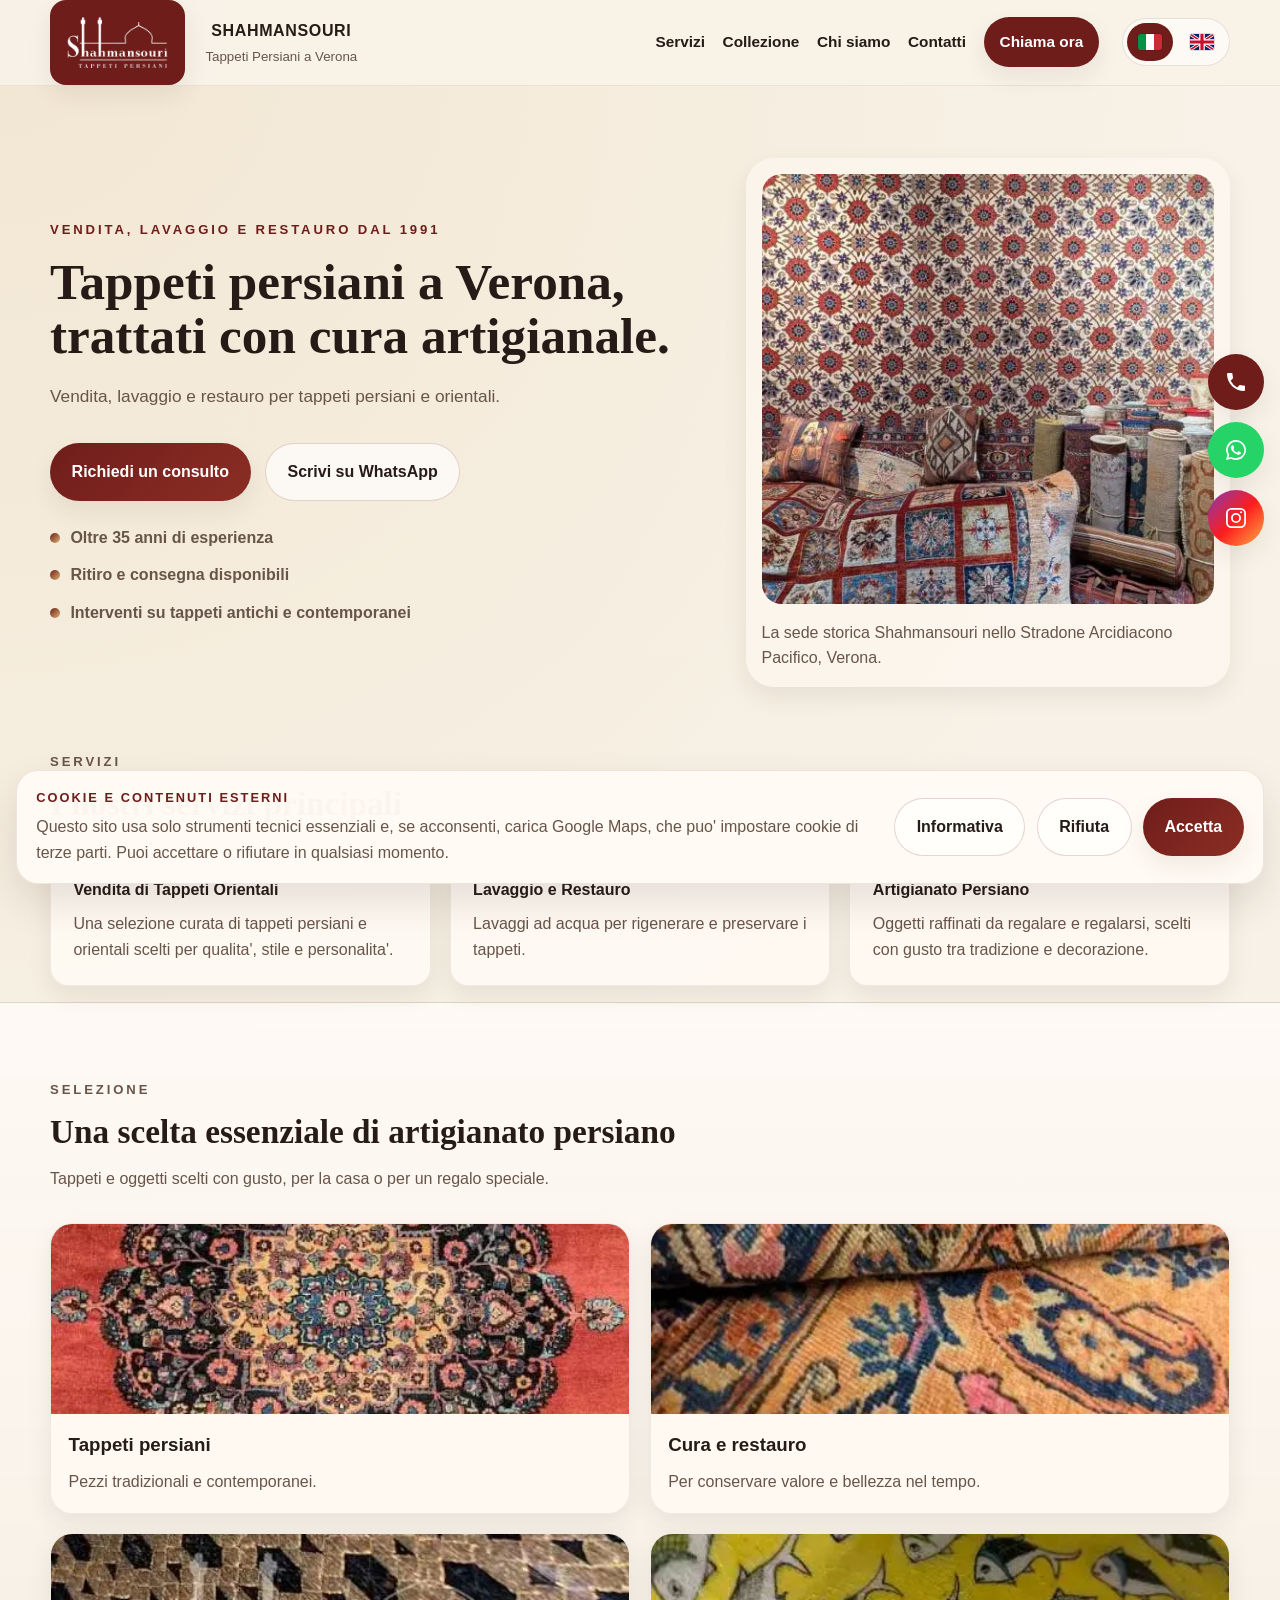
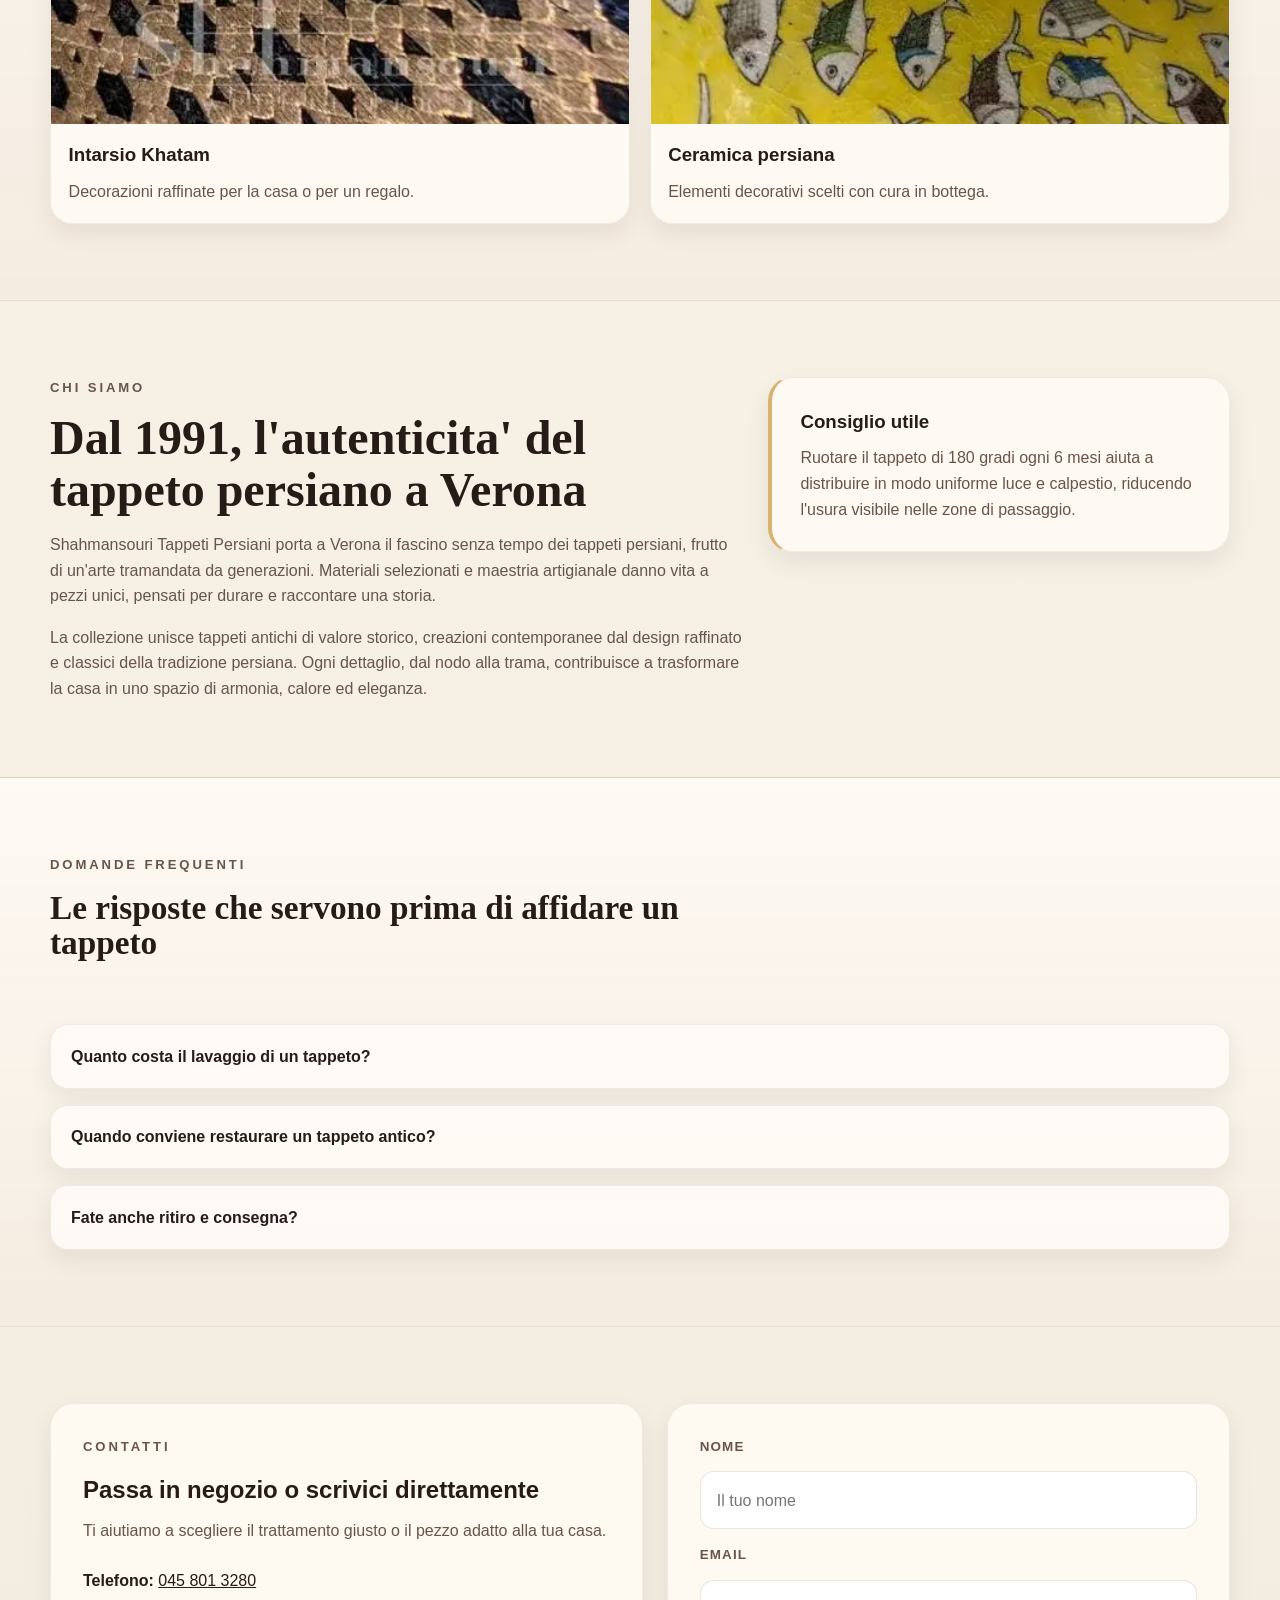
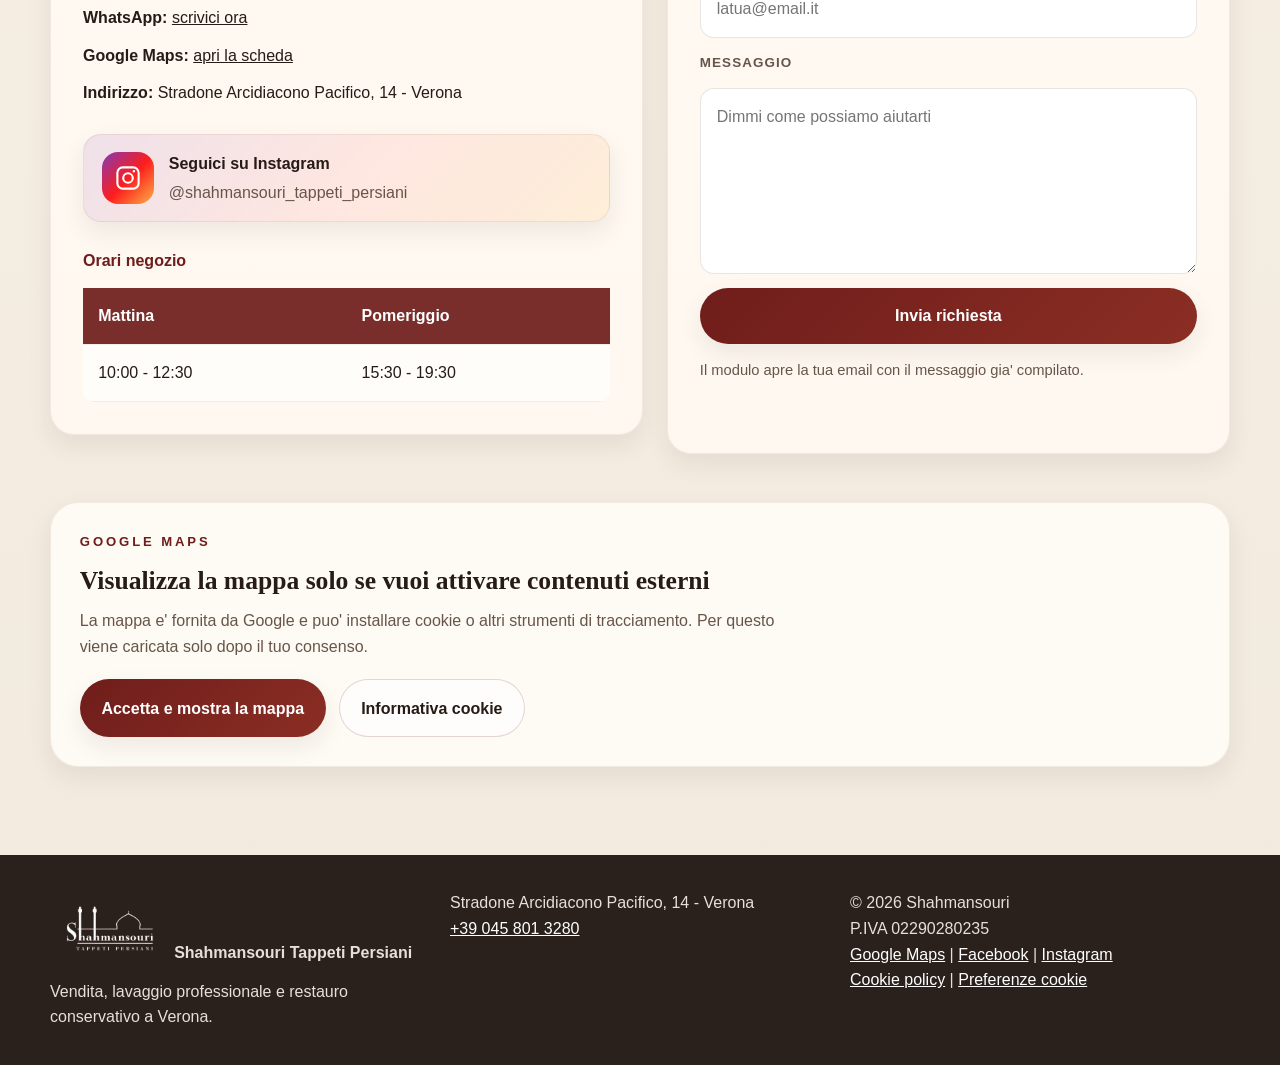
<file: index.html>
<!DOCTYPE html>
<html lang="it">
<head>
    <meta charset="UTF-8">
    <meta name="viewport" content="width=device-width, initial-scale=1.0">
    <title>Tappeti Persiani Verona | Vendita, Lavaggio e Restauro | Shahmansouri</title>
    <meta name="description" content="Shahmansouri a Verona: vendita di tappeti persiani, lavaggio professionale, restauro conservativo e complementi di artigianato orientale.">
    <meta name="theme-color" content="#6f1d1b">
    <meta http-equiv="Content-Security-Policy" content="default-src 'self'; script-src 'self' 'sha256-X7M4j4RfcPosdsd8VoTT4KIIyjsyhcDF1NCoS5s9+d0='; style-src 'self'; img-src 'self' data: https:; font-src 'self' data:; connect-src 'self'; frame-src https://www.google.com; object-src 'none'; base-uri 'self'; form-action 'self' mailto:; upgrade-insecure-requests">
    <meta property="og:title" content="Shahmansouri | Tappeti Persiani a Verona">
    <meta property="og:description" content="Dal 1991 a Verona: vendita, lavaggio professionale e restauro conservativo di tappeti persiani e orientali.">
    <meta property="og:image" content="tappeti-verona-restauro-mobile.webp">
    <meta property="og:url" content="https://persianhandicrafts.it">
    <meta property="og:type" content="website">
    <link rel="canonical" href="https://persianhandicrafts.it/">
    <link rel="alternate" hreflang="it" href="https://persianhandicrafts.it/">
    <link rel="alternate" hreflang="en" href="https://persianhandicrafts.it/english.html">
    <link rel="alternate" hreflang="x-default" href="https://persianhandicrafts.it/">
    <link rel="preload" href="style.css" as="style">
    <link rel="stylesheet" href="style.css">
    <link rel="preload" as="image" href="tappeti-verona-restauro-mobile.webp" fetchpriority="high">
    <script src="script.js" defer></script>
    <script type="application/ld+json">
        {
            "@context": "https://schema.org",
            "@type": "LocalBusiness",
            "name": "Shahmansouri Tappeti Persiani",
            "image": "https://persianhandicrafts.it/tappeti-verona-restauro-mobile.webp",
            "url": "https://persianhandicrafts.it",
            "telephone": "+390458013280",
            "address": {
                "@type": "PostalAddress",
                "streetAddress": "Stradone Arcidiacono Pacifico, 14",
                "addressLocality": "Verona",
                "addressCountry": "IT"
            },
            "description": "Vendita, lavaggio professionale e restauro conservativo di tappeti persiani e orientali a Verona.",
            "priceRange": "$$",
            "sameAs": [
                "https://share.google/4doBDBI2lrwiTFXmu",
                "https://www.facebook.com/profile.php?id=100047379565616",
                "https://www.instagram.com/shahmansouri_tappeti_persiani/"
            ]
        }
    </script>
</head>
<body>
    <header class="site-header">
        <div class="container header-bar">
            <a class="brand" href="#top" aria-label="Shahmansouri Home">
                <span class="brand-logo-badge">
                    <img
                        class="brand-logo"
                        src="logo-shahmansouri-tappeti-verona.webp"
                        alt="Logo Shahmansouri Tappeti Persiani"
                        width="280"
                        height="160"
                    >
                </span>
                <span class="brand-copy">
                    <strong>Shahmansouri</strong>
                    <small>Tappeti Persiani a Verona</small>
                </span>
            </a>

            <button class="nav-toggle" type="button" aria-expanded="false" aria-controls="site-nav">
                Menu
            </button>

            <nav id="site-nav" class="site-nav" aria-label="Navigazione principale">
                <a href="#servizi">Servizi</a>
                <a href="#collezione">Collezione</a>
                <a href="#storia">Chi siamo</a>
                <a href="#contatti">Contatti</a>
                <a class="nav-phone" href="tel:+390458013280">Chiama ora</a>
                <nav class="language-switch" aria-label="Lingua">
                    <a class="language-link is-active" href="index.html" lang="it" hreflang="it" aria-label="Versione italiana" title="Italiano">
                        <span class="flag flag-it" aria-hidden="true"></span>
                    </a>
                    <a class="language-link" href="english.html" lang="en" hreflang="en" aria-label="English version" title="English">
                        <svg class="flag flag-gb" viewBox="0 0 60 40" aria-hidden="true">
                            <rect width="60" height="40" fill="#012169"/>
                            <path d="M0 0L60 40M60 0L0 40" stroke="#fff" stroke-width="8"/>
                            <path d="M0 0L60 40M60 0L0 40" stroke="#C8102E" stroke-width="4"/>
                            <path d="M30 0V40M0 20H60" stroke="#fff" stroke-width="14"/>
                            <path d="M30 0V40M0 20H60" stroke="#C8102E" stroke-width="8"/>
                        </svg>
                    </a>
                </nav>
            </nav>
        </div>
    </header>

    <main id="top">
        <section class="hero">
            <div class="container hero-grid">
                <div class="hero-copy">
                    <p class="eyebrow">Vendita, lavaggio e restauro dal 1991</p>
                    <h1>Tappeti persiani a Verona, trattati con cura artigianale.</h1>
                    <p class="hero-text">
                        Vendita, lavaggio e restauro per tappeti persiani e orientali.
                    </p>

                    <div class="hero-actions">
                        <a class="button button-primary" href="tel:+390458013280">Richiedi un consulto</a>
                        <a class="button button-secondary" href="https://wa.me/393392668950" target="_blank" rel="noopener">Scrivi su WhatsApp</a>
                    </div>

                    <ul class="hero-highlights" aria-label="Punti chiave">
                        <li>Oltre 35 anni di esperienza</li>
                        <li>Ritiro e consegna disponibili</li>
                        <li>Interventi su tappeti antichi e contemporanei</li>
                    </ul>
                </div>

                <figure class="hero-visual">
                    <picture>
                        <img
                            src="tappeti-verona-restauro-mobile.webp"
                            alt="Interno del negozio Shahmansouri a Verona con tappeti persiani esposti"
                            fetchpriority="high"
                            loading="eager"
                            width="1200"
                            height="900"
                        >
                    </picture>
                    <figcaption>La sede storica Shahmansouri nello Stradone Arcidiacono Pacifico, Verona.</figcaption>
                </figure>
            </div>
        </section>

        <section id="servizi" class="trust-strip">
            <div class="container">
                <div class="section-heading reveal">
                    <p class="eyebrow">Servizi</p>
                    <h2>I nostri servizi principali</h2>
                </div>

                <div class="trust-grid">
                <div class="trust-card reveal">
                    <strong>Vendita di Tappeti Orientali</strong>
                    <p>Una selezione curata di tappeti persiani e orientali scelti per qualita', stile e personalita'.</p>
                </div>
                <div class="trust-card reveal">
                    <strong>Lavaggio e Restauro</strong>
                    <p>Lavaggi ad acqua per rigenerare e preservare i tappeti.</p>
                </div>
                <div class="trust-card reveal">
                    <strong>Artigianato Persiano</strong>
                    <p>Oggetti raffinati da regalare e regalarsi, scelti con gusto tra tradizione e decorazione.</p>
                </div>
                </div>
            </div>
        </section>

        <section id="collezione" class="section-shell section-contrast">
            <div class="container">
                <div class="section-heading reveal">
                    <p class="eyebrow">Selezione</p>
                    <h2>Una scelta essenziale di artigianato persiano</h2>
                    <p>
                        Tappeti e oggetti scelti con gusto, per la casa o per un regalo speciale.
                    </p>
                </div>

                <div class="collection-grid">
                    <article class="collection-card reveal">
                        <img src="tappeti-persiani-verona-mobile.webp" alt="Tappeti persiani annodati a mano" width="600" height="600" loading="lazy">
                        <div class="card-copy">
                            <h3>Tappeti persiani</h3>
                            <p>Pezzi tradizionali e contemporanei.</p>
                        </div>
                    </article>

                    <article class="collection-card reveal">
                        <img src="lavaggio-restauro-tappeti-verona-mobile.webp" alt="Dettaglio di tappeto durante lavorazione di lavaggio e restauro" width="600" height="600" loading="lazy">
                        <div class="card-copy">
                            <h3>Cura e restauro</h3>
                            <p>Per conservare valore e bellezza nel tempo.</p>
                        </div>
                    </article>

                    <article class="collection-card reveal">
                        <img src="intarsio-persiano-khatam-mobile.webp" alt="Oggetto in intarsio persiano Khatam" width="600" height="600" loading="lazy">
                        <div class="card-copy">
                            <h3>Intarsio Khatam</h3>
                            <p>Decorazioni raffinate per la casa o per un regalo.</p>
                        </div>
                    </article>

                    <article class="collection-card reveal">
                        <img src="Ceramica-Persiana-Verona-mobile.webp" alt="Ceramica persiana artigianale" width="600" height="600" loading="lazy">
                        <div class="card-copy">
                            <h3>Ceramica persiana</h3>
                            <p>Elementi decorativi scelti con cura in bottega.</p>
                        </div>
                    </article>
                </div>
            </div>
        </section>

        <section id="storia" class="section-shell">
            <div class="container story-grid">
                <div class="story-copy reveal">
                    <p class="eyebrow">Chi siamo</p>
                    <h2>Dal 1991, l'autenticita' del tappeto persiano a Verona</h2>
                    <p>
                        Shahmansouri Tappeti Persiani porta a Verona il fascino senza tempo dei tappeti persiani,
                        frutto di un'arte tramandata da generazioni. Materiali selezionati e maestria artigianale
                        danno vita a pezzi unici, pensati per durare e raccontare una storia.
                    </p>
                    <p>
                        La collezione unisce tappeti antichi di valore storico, creazioni contemporanee dal design
                        raffinato e classici della tradizione persiana. Ogni dettaglio, dal nodo alla trama,
                        contribuisce a trasformare la casa in uno spazio di armonia, calore ed eleganza.
                    </p>
                </div>

                <aside class="tip-card reveal">
                    <h3>Consiglio utile</h3>
                    <p>
                        Ruotare il tappeto di 180 gradi ogni 6 mesi aiuta a distribuire in modo uniforme
                        luce e calpestio, riducendo l'usura visibile nelle zone di passaggio.
                    </p>
                </aside>
            </div>
        </section>

        <section class="section-shell section-contrast">
            <div class="container faq-grid">
                <div class="section-heading reveal">
                    <p class="eyebrow">Domande frequenti</p>
                    <h2>Le risposte che servono prima di affidare un tappeto</h2>
                </div>

                <details class="faq-item reveal">
                    <summary>Quanto costa il lavaggio di un tappeto?</summary>
                    <p>Il costo dipende da dimensioni, materiali, stato di sporco e tipologia di lavorazione richiesta. In negozio possiamo indicare il trattamento piu' corretto e un preventivo.</p>
                </details>
                <details class="faq-item reveal">
                    <summary>Quando conviene restaurare un tappeto antico?</summary>
                    <p>Conviene intervenire quando ci sono bordi che cedono, frange consumate, piccoli buchi o aree fragili. Un intervento tempestivo evita danni piu' estesi.</p>
                </details>
                <details class="faq-item reveal">
                    <summary>Fate anche ritiro e consegna?</summary>
                    <p>Si', per Verona e aree limitrofe possiamo valutare ritiro e riconsegna, soprattutto per tappeti di grandi dimensioni o delicati.</p>
                </details>
            </div>
        </section>

        <section id="contatti" class="section-shell contact-shell">
            <div class="container contact-grid">
                <div class="contact-panel reveal">
                    <p class="eyebrow">Contatti</p>
                    <h2>Passa in negozio o scrivici direttamente</h2>
                    <p>
                        Ti aiutiamo a scegliere il trattamento giusto o il pezzo adatto alla tua casa.
                    </p>

                    <ul class="contact-list">
                        <li><strong>Telefono:</strong> <a href="tel:+390458013280">045 801 3280</a></li>
                        <li><strong>WhatsApp:</strong> <a href="https://wa.me/393392668950" target="_blank" rel="noopener">scrivici ora</a></li>
                        <li><strong>Google Maps:</strong> <a href="https://share.google/4doBDBI2lrwiTFXmu" target="_blank" rel="noopener">apri la scheda</a></li>
                        <li><strong>Indirizzo:</strong> Stradone Arcidiacono Pacifico, 14 - Verona</li>
                    </ul>

                    <a class="social-follow-card instagram-card" href="https://www.instagram.com/shahmansouri_tappeti_persiani/" target="_blank" rel="noopener" aria-label="Segui Shahmansouri su Instagram">
                        <span class="social-icon" aria-hidden="true">
                            <svg viewBox="0 0 24 24">
                                <path d="M7.5 2h9A5.5 5.5 0 0 1 22 7.5v9a5.5 5.5 0 0 1-5.5 5.5h-9A5.5 5.5 0 0 1 2 16.5v-9A5.5 5.5 0 0 1 7.5 2Zm0 1.8A3.7 3.7 0 0 0 3.8 7.5v9a3.7 3.7 0 0 0 3.7 3.7h9a3.7 3.7 0 0 0 3.7-3.7v-9a3.7 3.7 0 0 0-3.7-3.7Zm9.55 1.35a1.1 1.1 0 1 1 0 2.2 1.1 1.1 0 0 1 0-2.2ZM12 7a5 5 0 1 1 0 10 5 5 0 0 1 0-10Zm0 1.8A3.2 3.2 0 1 0 12 15.2 3.2 3.2 0 0 0 12 8.8Z" fill="currentColor"/>
                            </svg>
                        </span>
                        <span class="social-copy">
                            <strong>Seguici su Instagram</strong>
                            <span>@shahmansouri_tappeti_persiani</span>
                        </span>
                    </a>

                    <table class="hours-table">
                        <caption>Orari negozio</caption>
                        <tr>
                            <th>Mattina</th>
                            <th>Pomeriggio</th>
                        </tr>
                        <tr>
                            <td><time datetime="10:00">10:00</time> - <time datetime="12:30">12:30</time></td>
                            <td><time datetime="15:30">15:30</time> - <time datetime="19:30">19:30</time></td>
                        </tr>
                    </table>
                </div>

                <div class="contact-form-card reveal">
                    <form id="contact-form">
                        <label for="nome">Nome</label>
                        <input type="text" id="nome" name="nome" placeholder="Il tuo nome" autocomplete="name" required>

                        <label for="email">Email</label>
                        <input type="email" id="email" name="email" placeholder="latua@email.it" autocomplete="email" required>

                        <label for="messaggio">Messaggio</label>
                        <textarea id="messaggio" name="messaggio" rows="6" placeholder="Dimmi come possiamo aiutarti" autocomplete="off" required></textarea>

                        <button type="submit" class="button button-primary button-full">Invia richiesta</button>
                        <p class="form-note">Il modulo apre la tua email con il messaggio gia' compilato.</p>
                        <p id="form-feedback" class="form-feedback" aria-live="polite"></p>
                    </form>
                </div>
            </div>
        </section>

        <section class="map-shell">
            <div class="container reveal">
                <div class="map-consent-box">
                    <div class="map-consent-placeholder" data-map-placeholder>
                        <p class="eyebrow">Google Maps</p>
                        <h2>Visualizza la mappa solo se vuoi attivare contenuti esterni</h2>
                        <p>
                            La mappa e' fornita da Google e puo' installare cookie o altri strumenti di tracciamento.
                            Per questo viene caricata solo dopo il tuo consenso.
                        </p>
                        <div class="map-consent-actions">
                            <button type="button" class="button button-primary" data-accept-cookies>
                                Accetta e mostra la mappa
                            </button>
                            <a class="button button-secondary" href="cookie-policy.html">
                                Informativa cookie
                            </a>
                        </div>
                    </div>
                    <iframe
                        class="lazy-map"
                        title="Mappa Shahmansouri Tappeti Persiani Verona"
                        data-src="https://www.google.com/maps/embed?pb=%211m18%211m12%211m3%211d2799.150003643337%212d10.993705876774602%213d45.44663327107368%212m3%211f0%212f0%213f0%213m2%211i1024%212i768%214f13.1%213m3%211m2%211s0x477f5f4c13176e4d%3A0xae1553cb17413e20%212sShahmansouri%20tappeti%20persiani%215e0%213m2%211sit%212sit%214v1774476660778%215m2%211sit%212sit"
                        height="360"
                        loading="lazy"
                        referrerpolicy="no-referrer-when-downgrade"
                        allowfullscreen
                        hidden>
                    </iframe>
                </div>
            </div>
        </section>
    </main>

    <aside class="floating-actions" aria-label="Contatti rapidi">
        <a href="tel:+390458013280" class="floating-action floating-phone" aria-label="Chiama Shahmansouri" title="Chiama">
            <svg viewBox="0 0 24 24" aria-hidden="true">
                <path d="M6.62 10.79a15.06 15.06 0 0 0 6.59 6.59l2.2-2.2a1 1 0 0 1 1.02-.24 11.4 11.4 0 0 0 3.57.57 1 1 0 0 1 1 1V20a1 1 0 0 1-1 1A17 17 0 0 1 3 4a1 1 0 0 1 1-1h3.49a1 1 0 0 1 1 1 11.4 11.4 0 0 0 .57 3.57 1 1 0 0 1-.24 1.02Z" fill="currentColor"/>
            </svg>
            <span class="sr-only">Chiama</span>
        </a>

        <a href="https://wa.me/393392668950" class="floating-action floating-whatsapp" target="_blank" rel="noopener" aria-label="Scrivi su WhatsApp" title="WhatsApp">
            <svg viewBox="0 0 24 24" aria-hidden="true">
                <path d="M19.05 4.94A9.84 9.84 0 0 0 12.02 2a9.94 9.94 0 0 0-8.6 14.94L2 22l5.22-1.36A9.93 9.93 0 0 0 12.02 22h.01a9.99 9.99 0 0 0 7.02-17.06Zm-7.03 15.37h-.01a8.22 8.22 0 0 1-4.18-1.14l-.3-.18-3.1.81.83-3.02-.2-.31a8.29 8.29 0 1 1 6.96 3.84Zm4.54-6.2c-.25-.13-1.48-.73-1.72-.81-.23-.08-.4-.13-.57.12-.17.25-.65.81-.8.98-.15.17-.3.19-.56.06-.25-.13-1.07-.39-2.04-1.24-.75-.67-1.26-1.49-1.41-1.74-.15-.25-.02-.39.11-.52.12-.12.25-.3.38-.45.13-.15.17-.25.25-.42.08-.17.04-.31-.02-.44-.06-.13-.57-1.37-.78-1.88-.21-.5-.42-.43-.57-.44h-.49c-.17 0-.44.06-.67.31-.23.25-.88.86-.88 2.1 0 1.24.9 2.44 1.02 2.61.13.17 1.76 2.69 4.27 3.77.6.26 1.06.41 1.43.52.6.19 1.14.16 1.57.1.48-.07 1.48-.6 1.69-1.17.21-.58.21-1.07.15-1.17-.06-.1-.23-.15-.48-.27Z" fill="currentColor"/>
            </svg>
            <span class="sr-only">WhatsApp</span>
        </a>

        <a href="https://www.instagram.com/shahmansouri_tappeti_persiani/" class="floating-action floating-instagram" target="_blank" rel="noopener" aria-label="Seguici su Instagram" title="Instagram">
            <svg viewBox="0 0 24 24" aria-hidden="true">
                <path d="M7.5 2h9A5.5 5.5 0 0 1 22 7.5v9a5.5 5.5 0 0 1-5.5 5.5h-9A5.5 5.5 0 0 1 2 16.5v-9A5.5 5.5 0 0 1 7.5 2Zm0 1.8A3.7 3.7 0 0 0 3.8 7.5v9a3.7 3.7 0 0 0 3.7 3.7h9a3.7 3.7 0 0 0 3.7-3.7v-9a3.7 3.7 0 0 0-3.7-3.7Zm9.55 1.35a1.1 1.1 0 1 1 0 2.2 1.1 1.1 0 0 1 0-2.2ZM12 7a5 5 0 1 1 0 10 5 5 0 0 1 0-10Zm0 1.8A3.2 3.2 0 1 0 12 15.2 3.2 3.2 0 0 0 12 8.8Z" fill="currentColor"/>
            </svg>
            <span class="sr-only">Instagram</span>
        </a>
    </aside>

    <footer class="site-footer">
        <div class="container footer-grid">
            <div>
                <span class="footer-logo-badge">
                    <img
                        class="footer-logo"
                        src="logo-shahmansouri-tappeti-verona.webp"
                        alt="Logo Shahmansouri Tappeti Persiani"
                        width="280"
                        height="160"
                        loading="lazy"
                    >
                </span>
                <strong>Shahmansouri Tappeti Persiani</strong>
                <p>Vendita, lavaggio professionale e restauro conservativo a Verona.</p>
            </div>
            <div>
                <p>Stradone Arcidiacono Pacifico, 14 - Verona</p>
                <p><a href="tel:+390458013280">+39 045 801 3280</a></p>
            </div>
            <div>
                <p>&copy; <span id="current-year">2026</span> Shahmansouri</p>
                <p>P.IVA 02290280235</p>
                <p><a href="https://share.google/4doBDBI2lrwiTFXmu" target="_blank" rel="noopener">Google Maps</a> | <a href="https://www.facebook.com/profile.php?id=100047379565616" target="_blank" rel="noopener">Facebook</a> | <a href="https://www.instagram.com/shahmansouri_tappeti_persiani/" target="_blank" rel="noopener">Instagram</a></p>
                <p><a href="cookie-policy.html">Cookie policy</a> | <button type="button" class="footer-link-button" data-open-cookie-settings>Preferenze cookie</button></p>
            </div>
        </div>
    </footer>
    <div class="cookie-banner" data-cookie-banner hidden>
        <div class="cookie-banner__content">
            <div>
                <p class="cookie-banner__eyebrow">Cookie e contenuti esterni</p>
                <p class="cookie-banner__text">
                    Questo sito usa solo strumenti tecnici essenziali e, se acconsenti, carica Google Maps,
                    che puo' impostare cookie di terze parti. Puoi accettare o rifiutare in qualsiasi momento.
                </p>
            </div>
            <div class="cookie-banner__actions">
                <a class="button button-secondary" href="cookie-policy.html">Informativa</a>
                <button type="button" class="button button-secondary" data-reject-cookies>Rifiuta</button>
                <button type="button" class="button button-primary" data-accept-cookies>Accetta</button>
            </div>
        </div>
    </div>
</body>
</html>
</file>
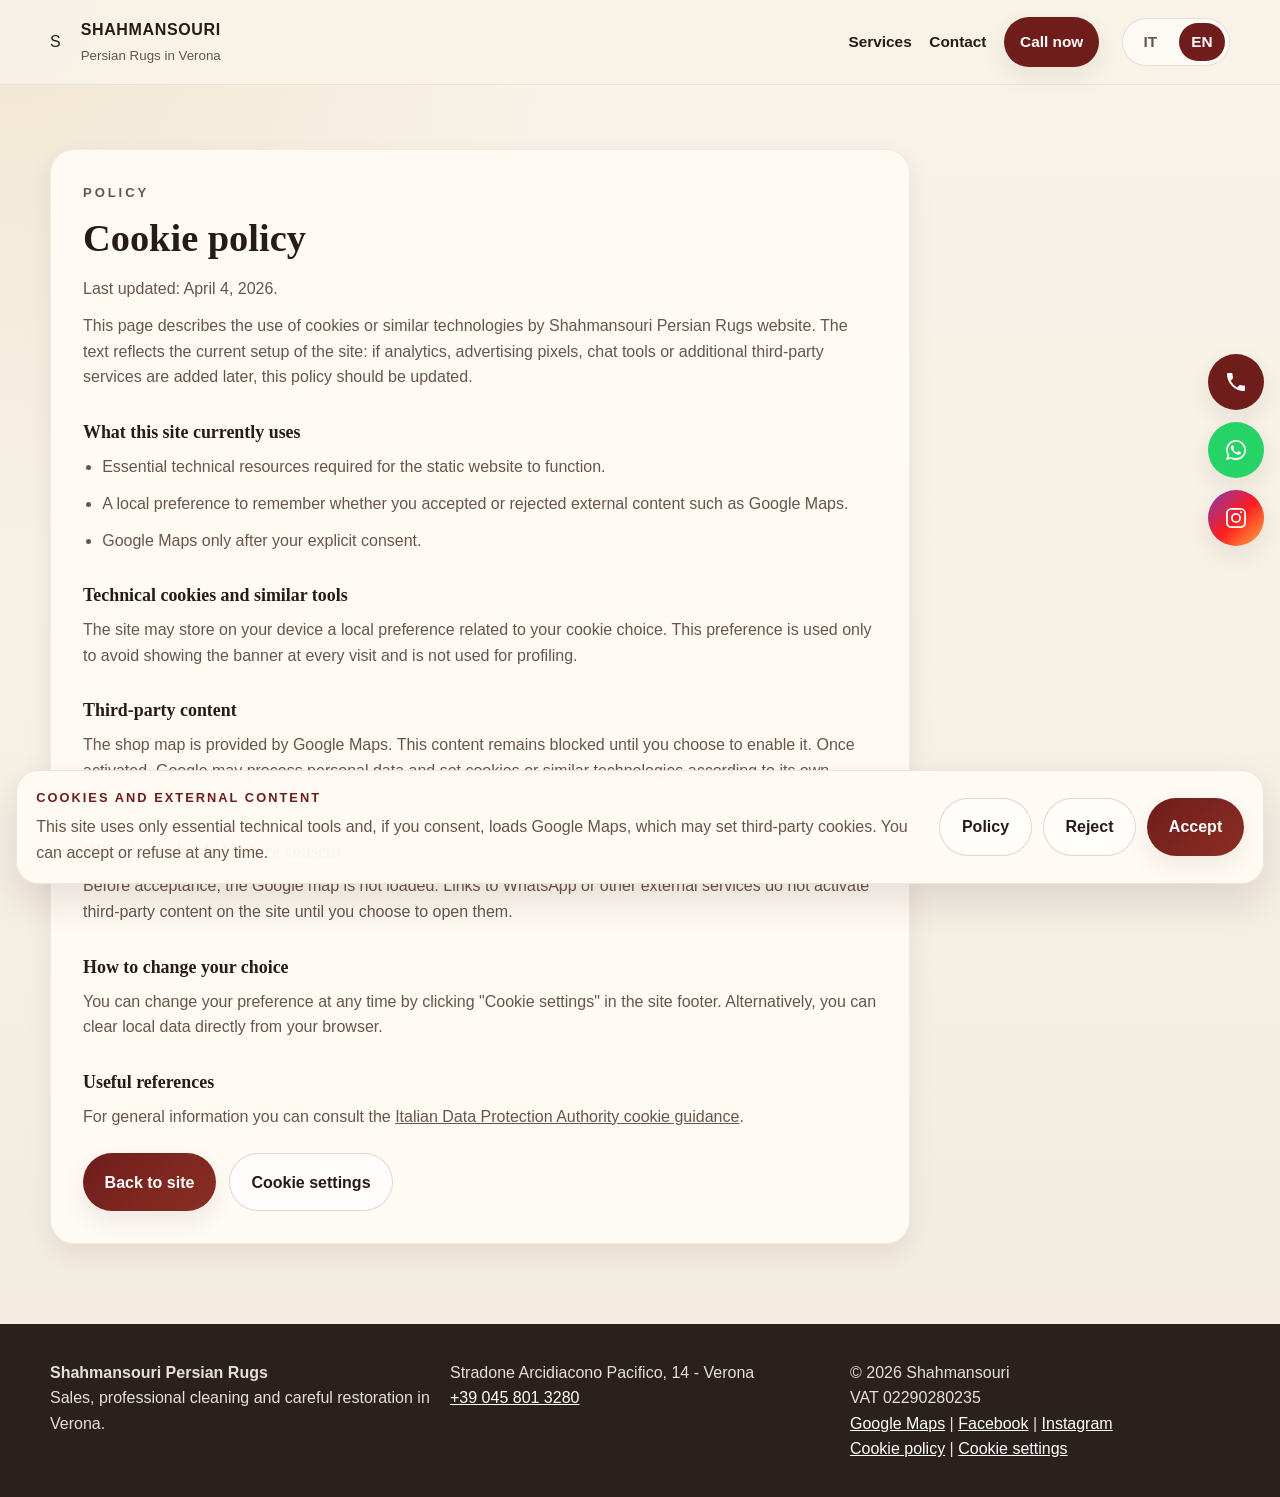
<file: cookie-policy-en.html>
<!DOCTYPE html>
<html lang="en">
<head>
    <meta charset="UTF-8">
    <meta name="viewport" content="width=device-width, initial-scale=1.0">
    <title>Cookie Policy | Shahmansouri Persian Rugs</title>
    <meta name="description" content="Cookie policy for Shahmansouri Persian Rugs website in Verona.">
    <meta name="theme-color" content="#6f1d1b">
    <meta http-equiv="Content-Security-Policy" content="default-src 'self'; script-src 'self'; style-src 'self'; img-src 'self' data: https:; font-src 'self' data:; connect-src 'self'; frame-src https://www.google.com; object-src 'none'; base-uri 'self'; form-action 'self' mailto:; upgrade-insecure-requests">
    <link rel="canonical" href="https://persianhandicrafts.it/cookie-policy-en.html">
    <link rel="alternate" hreflang="it" href="https://persianhandicrafts.it/cookie-policy.html">
    <link rel="alternate" hreflang="en" href="https://persianhandicrafts.it/cookie-policy-en.html">
    <link rel="stylesheet" href="style.css">
    <script src="script.js" defer></script>
</head>
<body>
    <header class="site-header">
        <div class="container header-bar">
            <a class="brand" href="english.html" aria-label="Shahmansouri Home">
                <span class="brand-mark">S</span>
                <span class="brand-copy">
                    <strong>Shahmansouri</strong>
                    <small>Persian Rugs in Verona</small>
                </span>
            </a>

            <button class="nav-toggle" type="button" aria-expanded="false" aria-controls="site-nav">
                Menu
            </button>

            <nav id="site-nav" class="site-nav" aria-label="Secondary navigation">
                <a href="english.html#services">Services</a>
                <a href="english.html#contact">Contact</a>
                <a class="nav-phone" href="tel:+390458013280">Call now</a>
                <nav class="language-switch" aria-label="Language">
                    <a class="language-link" href="cookie-policy.html" lang="it" hreflang="it">IT</a>
                    <a class="language-link is-active" href="cookie-policy-en.html" lang="en" hreflang="en">EN</a>
                </nav>
            </nav>
        </div>
    </header>

    <main class="legal-page">
        <div class="container">
            <article class="legal-card">
                <p class="eyebrow">Policy</p>
                <h1>Cookie policy</h1>
                <p>Last updated: April 4, 2026.</p>
                <p>
                    This page describes the use of cookies or similar technologies by Shahmansouri Persian Rugs website.
                    The text reflects the current setup of the site: if analytics, advertising pixels, chat tools
                    or additional third-party services are added later, this policy should be updated.
                </p>

                <h2>What this site currently uses</h2>
                <ul>
                    <li>Essential technical resources required for the static website to function.</li>
                    <li>A local preference to remember whether you accepted or rejected external content such as Google Maps.</li>
                    <li>Google Maps only after your explicit consent.</li>
                </ul>

                <h2>Technical cookies and similar tools</h2>
                <p>
                    The site may store on your device a local preference related to your cookie choice.
                    This preference is used only to avoid showing the banner at every visit and is not used for profiling.
                </p>

                <h2>Third-party content</h2>
                <p>
                    The shop map is provided by Google Maps. This content remains blocked until you choose to enable it.
                    Once activated, Google may process personal data and set cookies or similar technologies according to its own policies.
                </p>

                <h2>What is not loaded before consent</h2>
                <p>
                    Before acceptance, the Google map is not loaded. Links to WhatsApp or other external services
                    do not activate third-party content on the site until you choose to open them.
                </p>

                <h2>How to change your choice</h2>
                <p>
                    You can change your preference at any time by clicking "Cookie settings" in the site footer.
                    Alternatively, you can clear local data directly from your browser.
                </p>

                <h2>Useful references</h2>
                <p>
                    For general information you can consult the
                    <a href="https://www.garanteprivacy.it/temi/cookie" target="_blank" rel="noopener">Italian Data Protection Authority cookie guidance</a>.
                </p>

                <div class="legal-actions">
                    <a class="button button-primary" href="english.html">Back to site</a>
                    <button type="button" class="button button-secondary" data-open-cookie-settings>Cookie settings</button>
                </div>
            </article>
        </div>
    </main>

    <aside class="floating-actions" aria-label="Quick contact">
        <a href="tel:+390458013280" class="floating-action floating-phone" aria-label="Call Shahmansouri" title="Call">
            <svg viewBox="0 0 24 24" aria-hidden="true">
                <path d="M6.62 10.79a15.06 15.06 0 0 0 6.59 6.59l2.2-2.2a1 1 0 0 1 1.02-.24 11.4 11.4 0 0 0 3.57.57 1 1 0 0 1 1 1V20a1 1 0 0 1-1 1A17 17 0 0 1 3 4a1 1 0 0 1 1-1h3.49a1 1 0 0 1 1 1 11.4 11.4 0 0 0 .57 3.57 1 1 0 0 1-.24 1.02Z" fill="currentColor"/>
            </svg>
            <span class="sr-only">Call</span>
        </a>

        <a href="https://wa.me/393392668950" class="floating-action floating-whatsapp" target="_blank" rel="noopener" aria-label="Write on WhatsApp" title="WhatsApp">
            <svg viewBox="0 0 24 24" aria-hidden="true">
                <path d="M19.05 4.94A9.84 9.84 0 0 0 12.02 2a9.94 9.94 0 0 0-8.6 14.94L2 22l5.22-1.36A9.93 9.93 0 0 0 12.02 22h.01a9.99 9.99 0 0 0 7.02-17.06Zm-7.03 15.37h-.01a8.22 8.22 0 0 1-4.18-1.14l-.3-.18-3.1.81.83-3.02-.2-.31a8.29 8.29 0 1 1 6.96 3.84Zm4.54-6.2c-.25-.13-1.48-.73-1.72-.81-.23-.08-.4-.13-.57.12-.17.25-.65.81-.8.98-.15.17-.3.19-.56.06-.25-.13-1.07-.39-2.04-1.24-.75-.67-1.26-1.49-1.41-1.74-.15-.25-.02-.39.11-.52.12-.12.25-.3.38-.45.13-.15.17-.25.25-.42.08-.17.04-.31-.02-.44-.06-.13-.57-1.37-.78-1.88-.21-.5-.42-.43-.57-.44h-.49c-.17 0-.44.06-.67.31-.23.25-.88.86-.88 2.1 0 1.24.9 2.44 1.02 2.61.13.17 1.76 2.69 4.27 3.77.6.26 1.06.41 1.43.52.6.19 1.14.16 1.57.1.48-.07 1.48-.6 1.69-1.17.21-.58.21-1.07.15-1.17-.06-.1-.23-.15-.48-.27Z" fill="currentColor"/>
            </svg>
            <span class="sr-only">WhatsApp</span>
        </a>

        <a href="https://www.instagram.com/shahmansouri_tappeti_persiani/" class="floating-action floating-instagram" target="_blank" rel="noopener" aria-label="Follow us on Instagram" title="Instagram">
            <svg viewBox="0 0 24 24" aria-hidden="true">
                <path d="M7.5 2h9A5.5 5.5 0 0 1 22 7.5v9a5.5 5.5 0 0 1-5.5 5.5h-9A5.5 5.5 0 0 1 2 16.5v-9A5.5 5.5 0 0 1 7.5 2Zm0 1.8A3.7 3.7 0 0 0 3.8 7.5v9a3.7 3.7 0 0 0 3.7 3.7h9a3.7 3.7 0 0 0 3.7-3.7v-9a3.7 3.7 0 0 0-3.7-3.7Zm9.55 1.35a1.1 1.1 0 1 1 0 2.2 1.1 1.1 0 0 1 0-2.2ZM12 7a5 5 0 1 1 0 10 5 5 0 0 1 0-10Zm0 1.8A3.2 3.2 0 1 0 12 15.2 3.2 3.2 0 0 0 12 8.8Z" fill="currentColor"/>
            </svg>
            <span class="sr-only">Instagram</span>
        </a>
    </aside>

    <footer class="site-footer">
        <div class="container footer-grid">
            <div>
                <strong>Shahmansouri Persian Rugs</strong>
                <p>Sales, professional cleaning and careful restoration in Verona.</p>
            </div>
            <div>
                <p>Stradone Arcidiacono Pacifico, 14 - Verona</p>
                <p><a href="tel:+390458013280">+39 045 801 3280</a></p>
            </div>
            <div>
                <p>&copy; <span id="current-year">2026</span> Shahmansouri</p>
                <p>VAT 02290280235</p>
                <p><a href="https://share.google/4doBDBI2lrwiTFXmu" target="_blank" rel="noopener">Google Maps</a> | <a href="https://www.facebook.com/profile.php?id=100047379565616" target="_blank" rel="noopener">Facebook</a> | <a href="https://www.instagram.com/shahmansouri_tappeti_persiani/" target="_blank" rel="noopener">Instagram</a></p>
                <p><a href="cookie-policy-en.html">Cookie policy</a> | <button type="button" class="footer-link-button" data-open-cookie-settings>Cookie settings</button></p>
            </div>
        </div>
    </footer>
    <div class="cookie-banner" data-cookie-banner hidden>
        <div class="cookie-banner__content">
            <div>
                <p class="cookie-banner__eyebrow">Cookies and external content</p>
                <p class="cookie-banner__text">
                    This site uses only essential technical tools and, if you consent, loads Google Maps,
                    which may set third-party cookies. You can accept or refuse at any time.
                </p>
            </div>
            <div class="cookie-banner__actions">
                <a class="button button-secondary" href="cookie-policy-en.html">Policy</a>
                <button type="button" class="button button-secondary" data-reject-cookies>Reject</button>
                <button type="button" class="button button-primary" data-accept-cookies>Accept</button>
            </div>
        </div>
    </div>
</body>
</html>
</file>
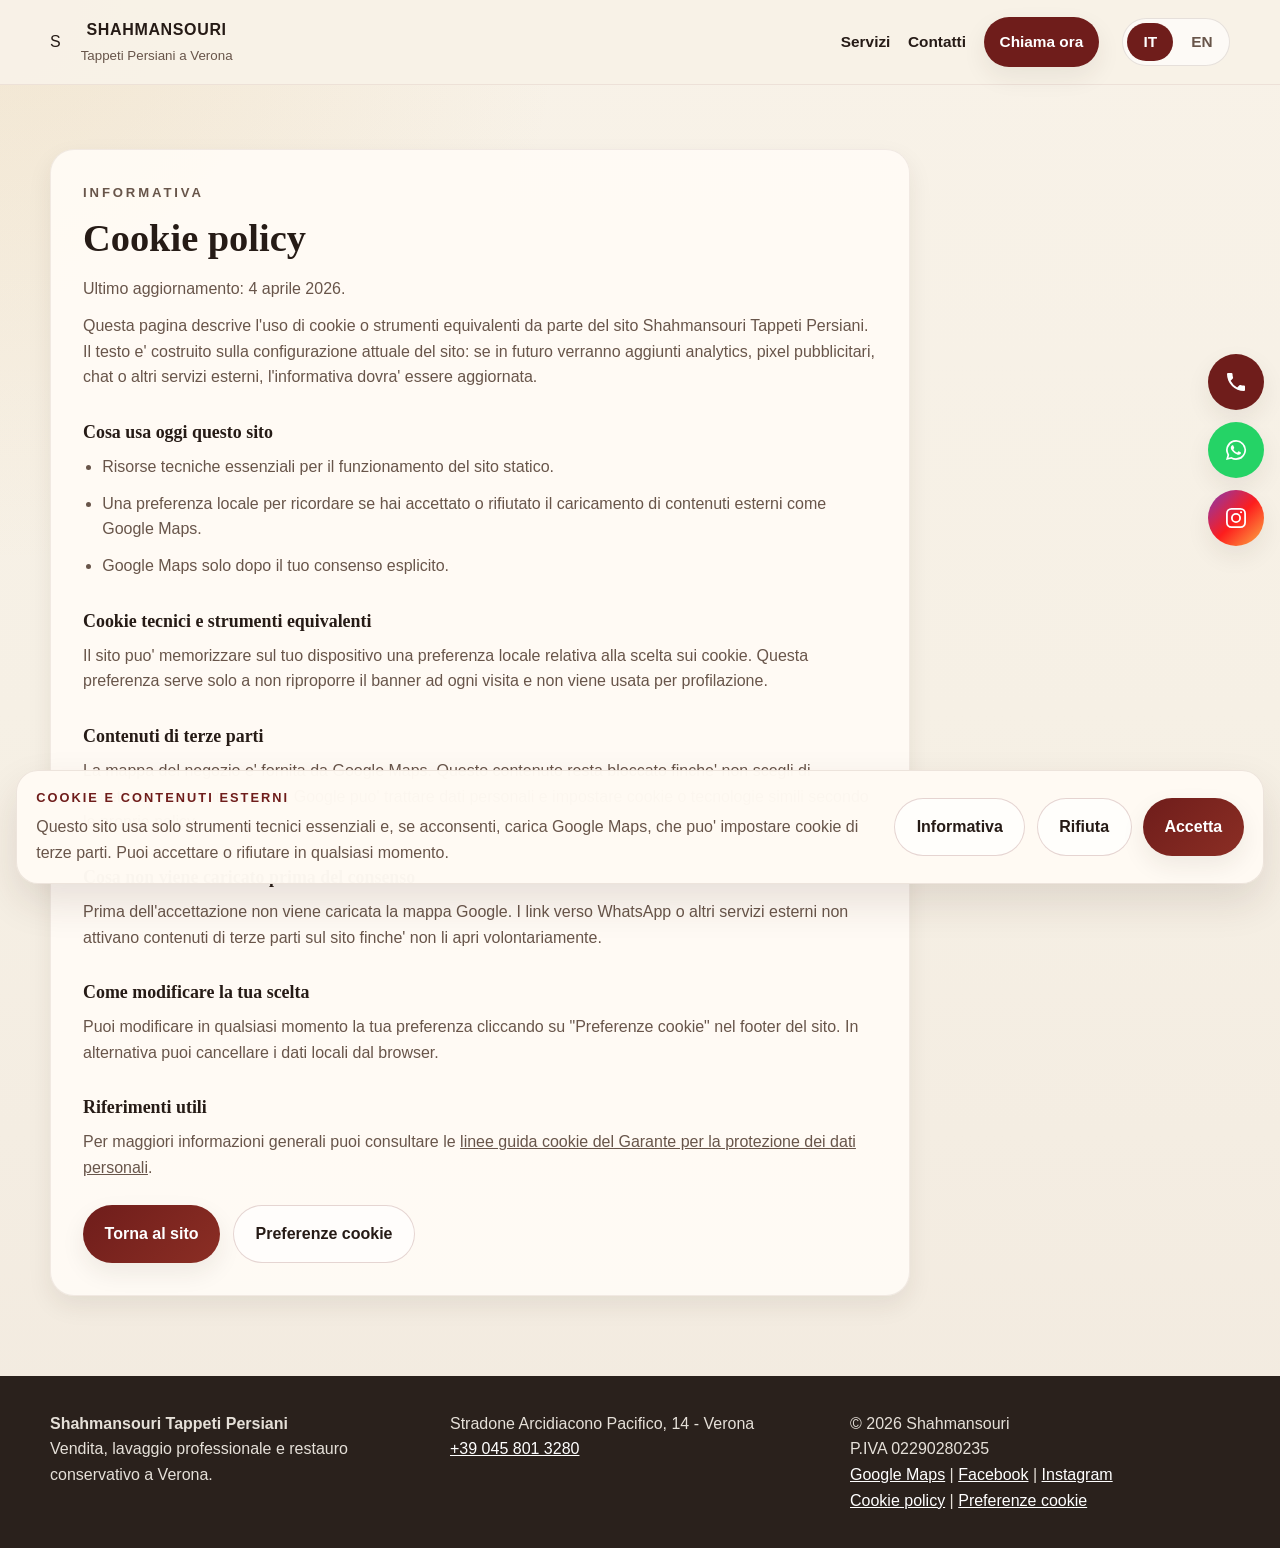
<file: cookie-policy.html>
<!DOCTYPE html>
<html lang="it">
<head>
    <meta charset="UTF-8">
    <meta name="viewport" content="width=device-width, initial-scale=1.0">
    <title>Cookie Policy | Shahmansouri Tappeti Persiani</title>
    <meta name="description" content="Informativa cookie del sito Shahmansouri Tappeti Persiani di Verona.">
    <meta name="theme-color" content="#6f1d1b">
    <meta http-equiv="Content-Security-Policy" content="default-src 'self'; script-src 'self'; style-src 'self'; img-src 'self' data: https:; font-src 'self' data:; connect-src 'self'; frame-src https://www.google.com; object-src 'none'; base-uri 'self'; form-action 'self' mailto:; upgrade-insecure-requests">
    <link rel="canonical" href="https://persianhandicrafts.it/cookie-policy.html">
    <link rel="alternate" hreflang="it" href="https://persianhandicrafts.it/cookie-policy.html">
    <link rel="alternate" hreflang="en" href="https://persianhandicrafts.it/cookie-policy-en.html">
    <link rel="stylesheet" href="style.css">
    <script src="script.js" defer></script>
</head>
<body>
    <header class="site-header">
        <div class="container header-bar">
            <a class="brand" href="index.html" aria-label="Shahmansouri Home">
                <span class="brand-mark">S</span>
                <span class="brand-copy">
                    <strong>Shahmansouri</strong>
                    <small>Tappeti Persiani a Verona</small>
                </span>
            </a>

            <button class="nav-toggle" type="button" aria-expanded="false" aria-controls="site-nav">
                Menu
            </button>

            <nav id="site-nav" class="site-nav" aria-label="Navigazione secondaria">
                <a href="index.html#servizi">Servizi</a>
                <a href="index.html#contatti">Contatti</a>
                <a class="nav-phone" href="tel:+390458013280">Chiama ora</a>
                <nav class="language-switch" aria-label="Lingua">
                    <a class="language-link is-active" href="cookie-policy.html" lang="it" hreflang="it">IT</a>
                    <a class="language-link" href="cookie-policy-en.html" lang="en" hreflang="en">EN</a>
                </nav>
            </nav>
        </div>
    </header>

    <main class="legal-page">
        <div class="container">
            <article class="legal-card">
                <p class="eyebrow">Informativa</p>
                <h1>Cookie policy</h1>
                <p>Ultimo aggiornamento: 4 aprile 2026.</p>
                <p>
                    Questa pagina descrive l'uso di cookie o strumenti equivalenti da parte del sito
                    Shahmansouri Tappeti Persiani. Il testo e' costruito sulla configurazione attuale del sito:
                    se in futuro verranno aggiunti analytics, pixel pubblicitari, chat o altri servizi esterni,
                    l'informativa dovra' essere aggiornata.
                </p>

                <h2>Cosa usa oggi questo sito</h2>
                <ul>
                    <li>Risorse tecniche essenziali per il funzionamento del sito statico.</li>
                    <li>Una preferenza locale per ricordare se hai accettato o rifiutato il caricamento di contenuti esterni come Google Maps.</li>
                    <li>Google Maps solo dopo il tuo consenso esplicito.</li>
                </ul>

                <h2>Cookie tecnici e strumenti equivalenti</h2>
                <p>
                    Il sito puo' memorizzare sul tuo dispositivo una preferenza locale relativa alla scelta sui cookie.
                    Questa preferenza serve solo a non riproporre il banner ad ogni visita e non viene usata per profilazione.
                </p>

                <h2>Contenuti di terze parti</h2>
                <p>
                    La mappa del negozio e' fornita da Google Maps. Questo contenuto resta bloccato finche' non scegli di accettarlo.
                    Una volta attivato, Google puo' trattare dati personali e impostare cookie o tecnologie simili secondo le proprie policy.
                </p>

                <h2>Cosa non viene caricato prima del consenso</h2>
                <p>
                    Prima dell'accettazione non viene caricata la mappa Google. I link verso WhatsApp o altri servizi esterni
                    non attivano contenuti di terze parti sul sito finche' non li apri volontariamente.
                </p>

                <h2>Come modificare la tua scelta</h2>
                <p>
                    Puoi modificare in qualsiasi momento la tua preferenza cliccando su "Preferenze cookie" nel footer del sito.
                    In alternativa puoi cancellare i dati locali dal browser.
                </p>

                <h2>Riferimenti utili</h2>
                <p>
                    Per maggiori informazioni generali puoi consultare le
                    <a href="https://www.garanteprivacy.it/temi/cookie" target="_blank" rel="noopener">linee guida cookie del Garante per la protezione dei dati personali</a>.
                </p>

                <div class="legal-actions">
                    <a class="button button-primary" href="index.html">Torna al sito</a>
                    <button type="button" class="button button-secondary" data-open-cookie-settings>Preferenze cookie</button>
                </div>
            </article>
        </div>
    </main>

    <aside class="floating-actions" aria-label="Contatti rapidi">
        <a href="tel:+390458013280" class="floating-action floating-phone" aria-label="Chiama Shahmansouri" title="Chiama">
            <svg viewBox="0 0 24 24" aria-hidden="true">
                <path d="M6.62 10.79a15.06 15.06 0 0 0 6.59 6.59l2.2-2.2a1 1 0 0 1 1.02-.24 11.4 11.4 0 0 0 3.57.57 1 1 0 0 1 1 1V20a1 1 0 0 1-1 1A17 17 0 0 1 3 4a1 1 0 0 1 1-1h3.49a1 1 0 0 1 1 1 11.4 11.4 0 0 0 .57 3.57 1 1 0 0 1-.24 1.02Z" fill="currentColor"/>
            </svg>
            <span class="sr-only">Chiama</span>
        </a>

        <a href="https://wa.me/393392668950" class="floating-action floating-whatsapp" target="_blank" rel="noopener" aria-label="Scrivi su WhatsApp" title="WhatsApp">
            <svg viewBox="0 0 24 24" aria-hidden="true">
                <path d="M19.05 4.94A9.84 9.84 0 0 0 12.02 2a9.94 9.94 0 0 0-8.6 14.94L2 22l5.22-1.36A9.93 9.93 0 0 0 12.02 22h.01a9.99 9.99 0 0 0 7.02-17.06Zm-7.03 15.37h-.01a8.22 8.22 0 0 1-4.18-1.14l-.3-.18-3.1.81.83-3.02-.2-.31a8.29 8.29 0 1 1 6.96 3.84Zm4.54-6.2c-.25-.13-1.48-.73-1.72-.81-.23-.08-.4-.13-.57.12-.17.25-.65.81-.8.98-.15.17-.3.19-.56.06-.25-.13-1.07-.39-2.04-1.24-.75-.67-1.26-1.49-1.41-1.74-.15-.25-.02-.39.11-.52.12-.12.25-.3.38-.45.13-.15.17-.25.25-.42.08-.17.04-.31-.02-.44-.06-.13-.57-1.37-.78-1.88-.21-.5-.42-.43-.57-.44h-.49c-.17 0-.44.06-.67.31-.23.25-.88.86-.88 2.1 0 1.24.9 2.44 1.02 2.61.13.17 1.76 2.69 4.27 3.77.6.26 1.06.41 1.43.52.6.19 1.14.16 1.57.1.48-.07 1.48-.6 1.69-1.17.21-.58.21-1.07.15-1.17-.06-.1-.23-.15-.48-.27Z" fill="currentColor"/>
            </svg>
            <span class="sr-only">WhatsApp</span>
        </a>

        <a href="https://www.instagram.com/shahmansouri_tappeti_persiani/" class="floating-action floating-instagram" target="_blank" rel="noopener" aria-label="Seguici su Instagram" title="Instagram">
            <svg viewBox="0 0 24 24" aria-hidden="true">
                <path d="M7.5 2h9A5.5 5.5 0 0 1 22 7.5v9a5.5 5.5 0 0 1-5.5 5.5h-9A5.5 5.5 0 0 1 2 16.5v-9A5.5 5.5 0 0 1 7.5 2Zm0 1.8A3.7 3.7 0 0 0 3.8 7.5v9a3.7 3.7 0 0 0 3.7 3.7h9a3.7 3.7 0 0 0 3.7-3.7v-9a3.7 3.7 0 0 0-3.7-3.7Zm9.55 1.35a1.1 1.1 0 1 1 0 2.2 1.1 1.1 0 0 1 0-2.2ZM12 7a5 5 0 1 1 0 10 5 5 0 0 1 0-10Zm0 1.8A3.2 3.2 0 1 0 12 15.2 3.2 3.2 0 0 0 12 8.8Z" fill="currentColor"/>
            </svg>
            <span class="sr-only">Instagram</span>
        </a>
    </aside>

    <footer class="site-footer">
        <div class="container footer-grid">
            <div>
                <strong>Shahmansouri Tappeti Persiani</strong>
                <p>Vendita, lavaggio professionale e restauro conservativo a Verona.</p>
            </div>
            <div>
                <p>Stradone Arcidiacono Pacifico, 14 - Verona</p>
                <p><a href="tel:+390458013280">+39 045 801 3280</a></p>
            </div>
            <div>
                <p>&copy; <span id="current-year">2026</span> Shahmansouri</p>
                <p>P.IVA 02290280235</p>
                <p><a href="https://share.google/4doBDBI2lrwiTFXmu" target="_blank" rel="noopener">Google Maps</a> | <a href="https://www.facebook.com/profile.php?id=100047379565616" target="_blank" rel="noopener">Facebook</a> | <a href="https://www.instagram.com/shahmansouri_tappeti_persiani/" target="_blank" rel="noopener">Instagram</a></p>
                <p><a href="cookie-policy.html">Cookie policy</a> | <button type="button" class="footer-link-button" data-open-cookie-settings>Preferenze cookie</button></p>
            </div>
        </div>
    </footer>
    <div class="cookie-banner" data-cookie-banner hidden>
        <div class="cookie-banner__content">
            <div>
                <p class="cookie-banner__eyebrow">Cookie e contenuti esterni</p>
                <p class="cookie-banner__text">
                    Questo sito usa solo strumenti tecnici essenziali e, se acconsenti, carica Google Maps,
                    che puo' impostare cookie di terze parti. Puoi accettare o rifiutare in qualsiasi momento.
                </p>
            </div>
            <div class="cookie-banner__actions">
                <a class="button button-secondary" href="cookie-policy.html">Informativa</a>
                <button type="button" class="button button-secondary" data-reject-cookies>Rifiuta</button>
                <button type="button" class="button button-primary" data-accept-cookies>Accetta</button>
            </div>
        </div>
    </div>
</body>
</html>
</file>
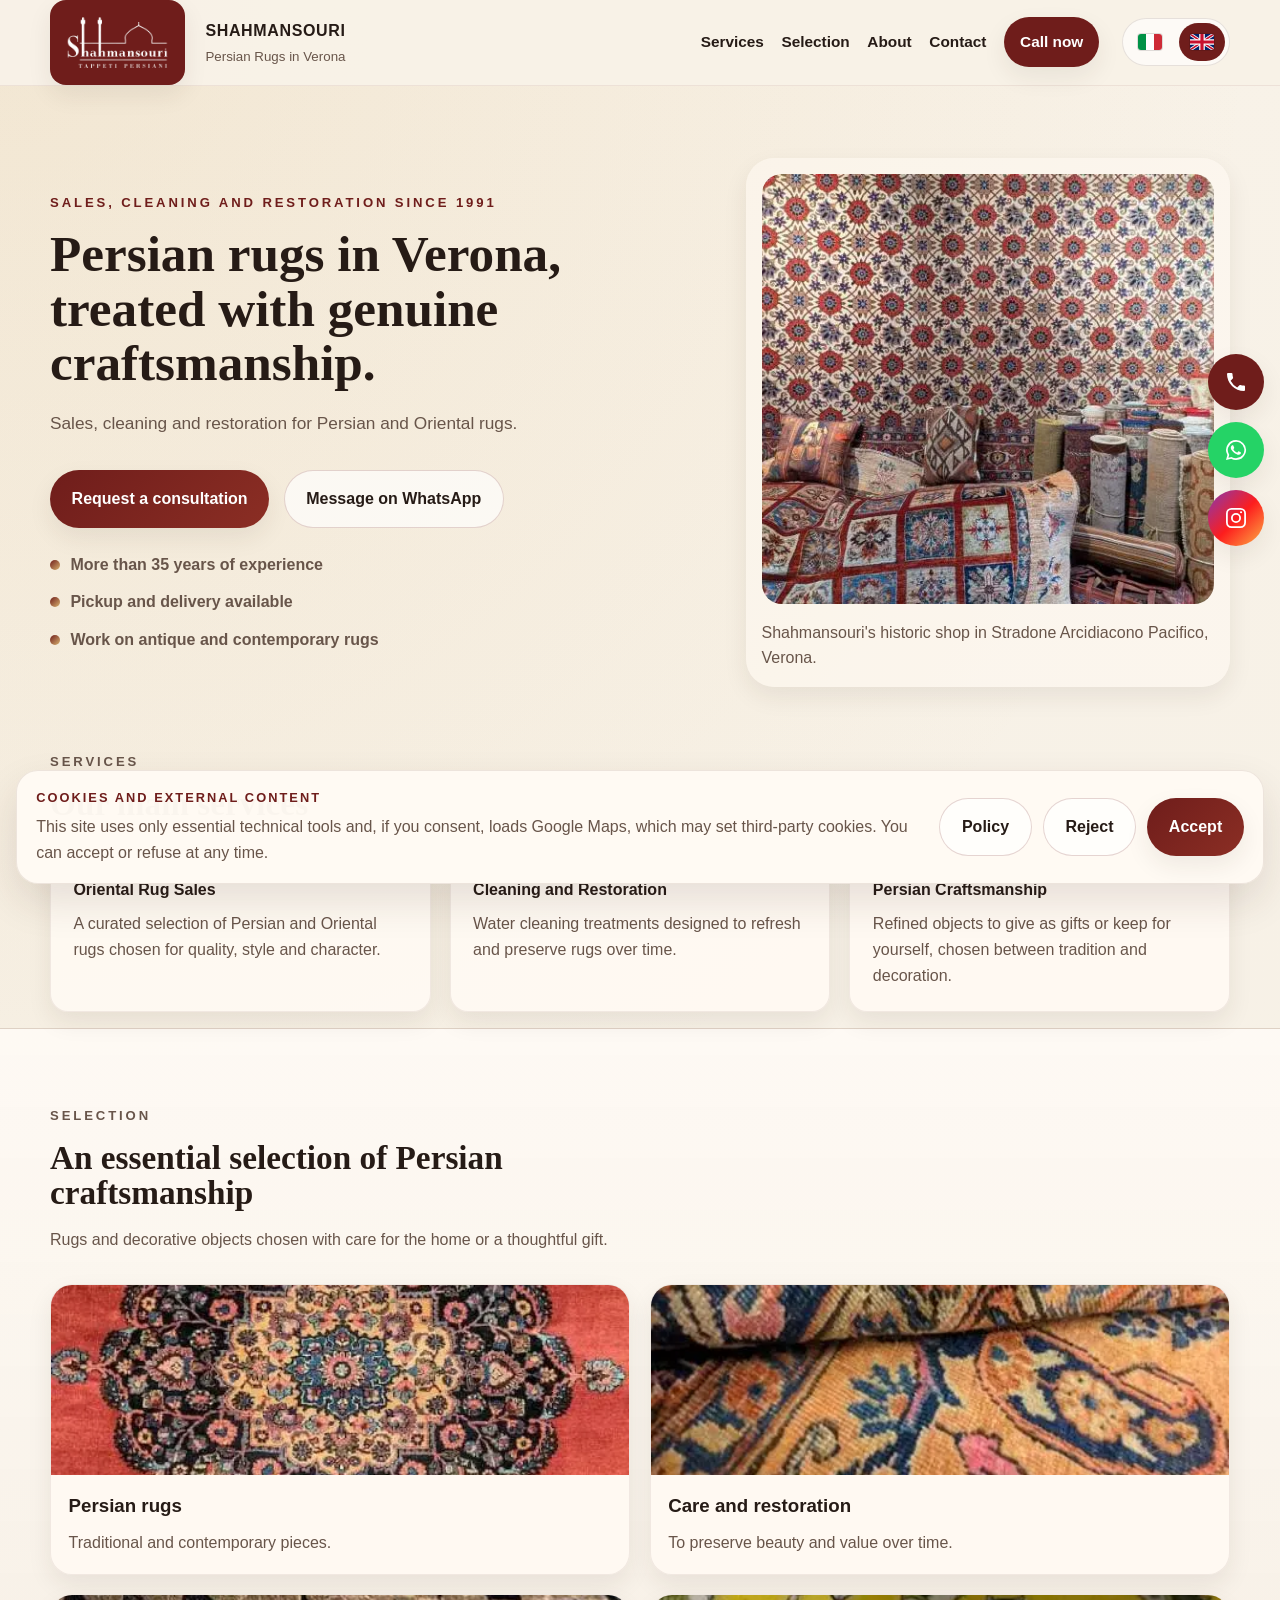
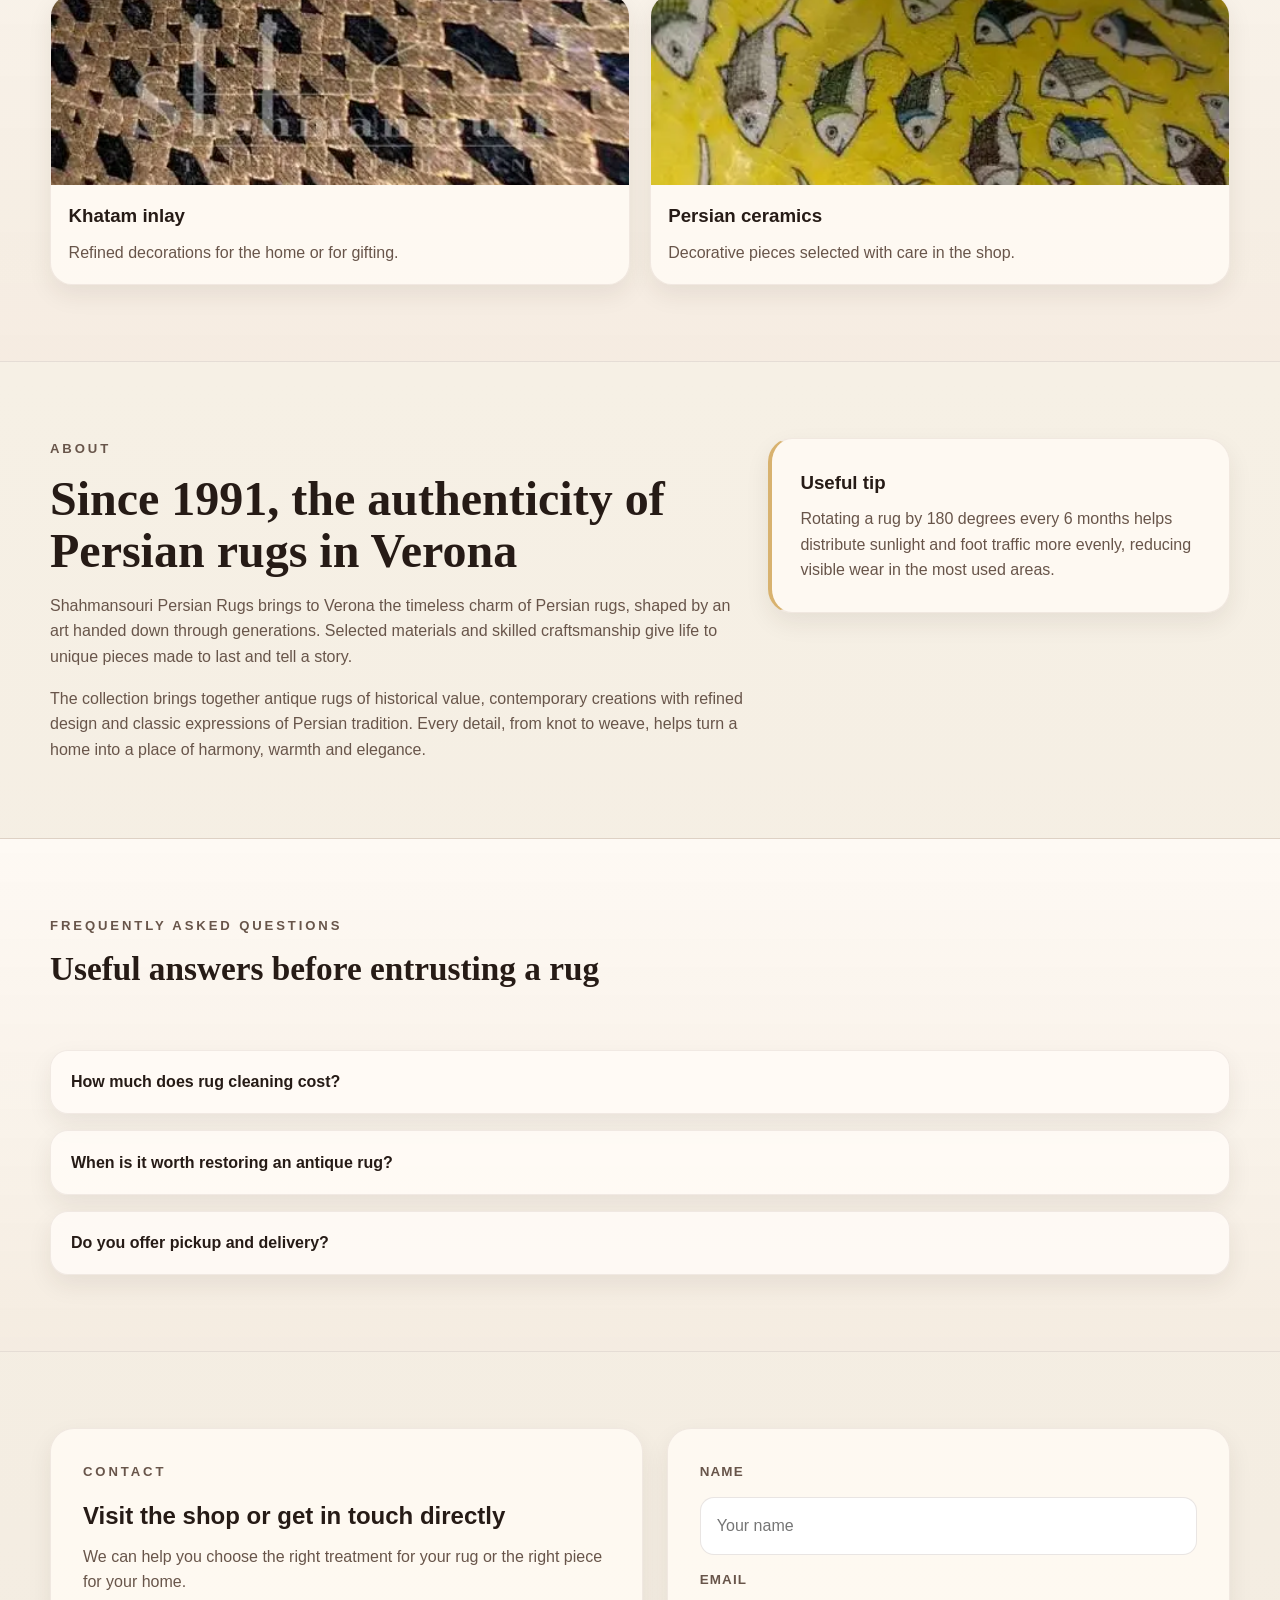
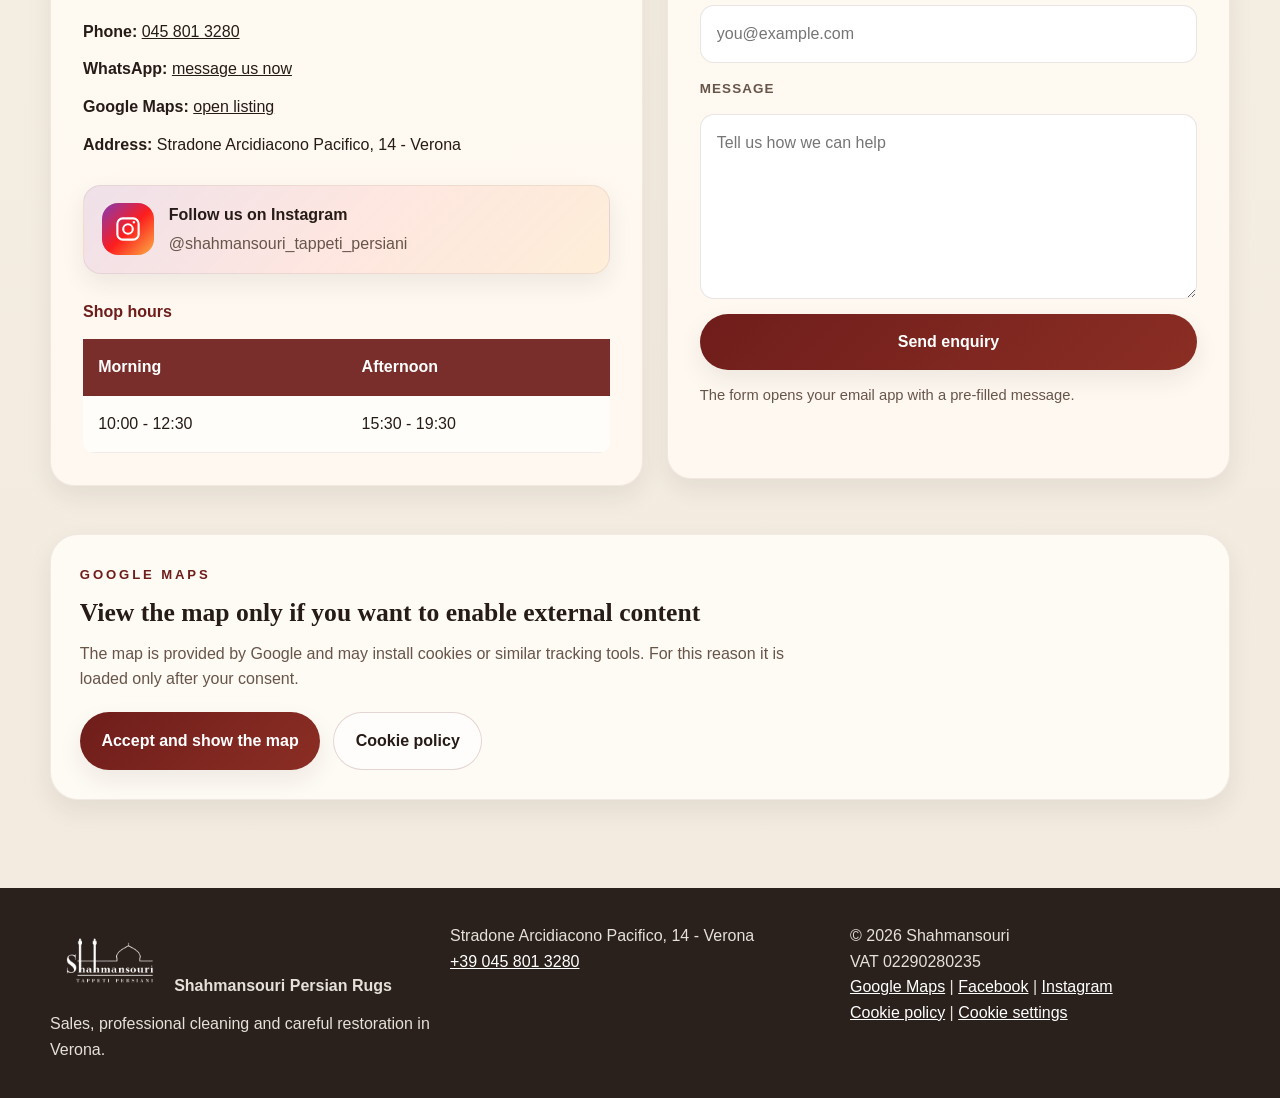
<file: english.html>
<!DOCTYPE html>
<html lang="en">
<head>
    <meta charset="UTF-8">
    <meta name="viewport" content="width=device-width, initial-scale=1.0">
    <title>Persian Rugs Verona | Sales, Cleaning and Restoration | Shahmansouri</title>
    <meta name="description" content="Shahmansouri in Verona: Persian rug sales, cleaning, restoration and selected Persian craftsmanship.">
    <meta name="theme-color" content="#6f1d1b">
    <meta http-equiv="Content-Security-Policy" content="default-src 'self'; script-src 'self' 'sha256-MAuA9/Ovf26ECjQcPiP8yl0KUs4pxHyfPTv3FTzTbhY='; style-src 'self'; img-src 'self' data: https:; font-src 'self' data:; connect-src 'self'; frame-src https://www.google.com; object-src 'none'; base-uri 'self'; form-action 'self' mailto:; upgrade-insecure-requests">
    <meta property="og:title" content="Shahmansouri | Persian Rugs in Verona">
    <meta property="og:description" content="Since 1991 in Verona: Persian rug sales, cleaning and restoration for Persian and Oriental rugs.">
    <meta property="og:image" content="tappeti-verona-restauro-mobile.webp">
    <meta property="og:url" content="https://persianhandicrafts.it/english.html">
    <meta property="og:type" content="website">
    <link rel="canonical" href="https://persianhandicrafts.it/english.html">
    <link rel="alternate" hreflang="it" href="https://persianhandicrafts.it/">
    <link rel="alternate" hreflang="en" href="https://persianhandicrafts.it/english.html">
    <link rel="alternate" hreflang="x-default" href="https://persianhandicrafts.it/">
    <link rel="preload" href="style.css" as="style">
    <link rel="stylesheet" href="style.css">
    <link rel="preload" as="image" href="tappeti-verona-restauro-mobile.webp" fetchpriority="high">
    <script src="script.js" defer></script>
    <script type="application/ld+json">
        {
            "@context": "https://schema.org",
            "@type": "LocalBusiness",
            "name": "Shahmansouri Tappeti Persiani",
            "image": "https://persianhandicrafts.it/tappeti-verona-restauro-mobile.webp",
            "url": "https://persianhandicrafts.it",
            "telephone": "+390458013280",
            "address": {
                "@type": "PostalAddress",
                "streetAddress": "Stradone Arcidiacono Pacifico, 14",
                "addressLocality": "Verona",
                "addressCountry": "IT"
            },
            "description": "Persian rug sales, professional cleaning and careful restoration in Verona.",
            "priceRange": "$$",
            "sameAs": [
                "https://share.google/4doBDBI2lrwiTFXmu",
                "https://www.facebook.com/profile.php?id=100047379565616",
                "https://www.instagram.com/shahmansouri_tappeti_persiani/"
            ]
        }
    </script>
</head>
<body>
    <header class="site-header">
        <div class="container header-bar">
            <a class="brand" href="#top" aria-label="Shahmansouri Home">
                <span class="brand-logo-badge">
                    <img
                        class="brand-logo"
                        src="logo-shahmansouri-tappeti-verona.webp"
                        alt="Shahmansouri Persian Rugs logo"
                        width="280"
                        height="160"
                    >
                </span>
                <span class="brand-copy">
                    <strong>Shahmansouri</strong>
                    <small>Persian Rugs in Verona</small>
                </span>
            </a>

            <button class="nav-toggle" type="button" aria-expanded="false" aria-controls="site-nav">
                Menu
            </button>

            <nav id="site-nav" class="site-nav" aria-label="Main navigation">
                <a href="#services">Services</a>
                <a href="#selection">Selection</a>
                <a href="#about">About</a>
                <a href="#contact">Contact</a>
                <a class="nav-phone" href="tel:+390458013280">Call now</a>
                <nav class="language-switch" aria-label="Language">
                    <a class="language-link" href="index.html" lang="it" hreflang="it" aria-label="Versione italiana" title="Italiano">
                        <span class="flag flag-it" aria-hidden="true"></span>
                    </a>
                    <a class="language-link is-active" href="english.html" lang="en" hreflang="en" aria-label="English version" title="English">
                        <svg class="flag flag-gb" viewBox="0 0 60 40" aria-hidden="true">
                            <rect width="60" height="40" fill="#012169"/>
                            <path d="M0 0L60 40M60 0L0 40" stroke="#fff" stroke-width="8"/>
                            <path d="M0 0L60 40M60 0L0 40" stroke="#C8102E" stroke-width="4"/>
                            <path d="M30 0V40M0 20H60" stroke="#fff" stroke-width="14"/>
                            <path d="M30 0V40M0 20H60" stroke="#C8102E" stroke-width="8"/>
                        </svg>
                    </a>
                </nav>
            </nav>
        </div>
    </header>

    <main id="top">
        <section class="hero">
            <div class="container hero-grid">
                <div class="hero-copy">
                    <p class="eyebrow">Sales, cleaning and restoration since 1991</p>
                    <h1>Persian rugs in Verona, treated with genuine craftsmanship.</h1>
                    <p class="hero-text">
                        Sales, cleaning and restoration for Persian and Oriental rugs.
                    </p>

                    <div class="hero-actions">
                        <a class="button button-primary" href="tel:+390458013280">Request a consultation</a>
                        <a class="button button-secondary" href="https://wa.me/393392668950" target="_blank" rel="noopener">Message on WhatsApp</a>
                    </div>

                    <ul class="hero-highlights" aria-label="Highlights">
                        <li>More than 35 years of experience</li>
                        <li>Pickup and delivery available</li>
                        <li>Work on antique and contemporary rugs</li>
                    </ul>
                </div>

                <figure class="hero-visual">
                    <picture>
                        <img
                            src="tappeti-verona-restauro-mobile.webp"
                            alt="Interior of Shahmansouri shop in Verona with Persian rugs on display"
                            fetchpriority="high"
                            loading="eager"
                            width="1200"
                            height="900"
                        >
                    </picture>
                    <figcaption>Shahmansouri's historic shop in Stradone Arcidiacono Pacifico, Verona.</figcaption>
                </figure>
            </div>
        </section>

        <section id="services" class="trust-strip">
            <div class="container">
                <div class="section-heading reveal">
                    <p class="eyebrow">Services</p>
                    <h2>Our main services</h2>
                </div>

                <div class="trust-grid">
                <div class="trust-card reveal">
                    <strong>Oriental Rug Sales</strong>
                    <p>A curated selection of Persian and Oriental rugs chosen for quality, style and character.</p>
                </div>
                <div class="trust-card reveal">
                    <strong>Cleaning and Restoration</strong>
                    <p>Water cleaning treatments designed to refresh and preserve rugs over time.</p>
                </div>
                <div class="trust-card reveal">
                    <strong>Persian Craftsmanship</strong>
                    <p>Refined objects to give as gifts or keep for yourself, chosen between tradition and decoration.</p>
                </div>
                </div>
            </div>
        </section>

        <section id="selection" class="section-shell section-contrast">
            <div class="container">
                <div class="section-heading reveal">
                    <p class="eyebrow">Selection</p>
                    <h2>An essential selection of Persian craftsmanship</h2>
                    <p>
                        Rugs and decorative objects chosen with care for the home or a thoughtful gift.
                    </p>
                </div>

                <div class="collection-grid">
                    <article class="collection-card reveal">
                        <img src="tappeti-persiani-verona-mobile.webp" alt="Hand-knotted Persian rugs" width="600" height="600" loading="lazy">
                        <div class="card-copy">
                            <h3>Persian rugs</h3>
                            <p>Traditional and contemporary pieces.</p>
                        </div>
                    </article>

                    <article class="collection-card reveal">
                        <img src="lavaggio-restauro-tappeti-verona-mobile.webp" alt="Detail of a rug during cleaning and restoration" width="600" height="600" loading="lazy">
                        <div class="card-copy">
                            <h3>Care and restoration</h3>
                            <p>To preserve beauty and value over time.</p>
                        </div>
                    </article>

                    <article class="collection-card reveal">
                        <img src="intarsio-persiano-khatam-mobile.webp" alt="Persian Khatam inlay object" width="600" height="600" loading="lazy">
                        <div class="card-copy">
                            <h3>Khatam inlay</h3>
                            <p>Refined decorations for the home or for gifting.</p>
                        </div>
                    </article>

                    <article class="collection-card reveal">
                        <img src="Ceramica-Persiana-Verona-mobile.webp" alt="Handcrafted Persian ceramic piece" width="600" height="600" loading="lazy">
                        <div class="card-copy">
                            <h3>Persian ceramics</h3>
                            <p>Decorative pieces selected with care in the shop.</p>
                        </div>
                    </article>
                </div>
            </div>
        </section>

        <section id="about" class="section-shell">
            <div class="container story-grid">
                <div class="story-copy reveal">
                    <p class="eyebrow">About</p>
                    <h2>Since 1991, the authenticity of Persian rugs in Verona</h2>
                    <p>
                        Shahmansouri Persian Rugs brings to Verona the timeless charm of Persian rugs,
                        shaped by an art handed down through generations. Selected materials and skilled
                        craftsmanship give life to unique pieces made to last and tell a story.
                    </p>
                    <p>
                        The collection brings together antique rugs of historical value, contemporary creations
                        with refined design and classic expressions of Persian tradition. Every detail, from knot
                        to weave, helps turn a home into a place of harmony, warmth and elegance.
                    </p>
                </div>

                <aside class="tip-card reveal">
                    <h3>Useful tip</h3>
                    <p>
                        Rotating a rug by 180 degrees every 6 months helps distribute sunlight and foot traffic more evenly,
                        reducing visible wear in the most used areas.
                    </p>
                </aside>
            </div>
        </section>

        <section class="section-shell section-contrast">
            <div class="container faq-grid">
                <div class="section-heading reveal">
                    <p class="eyebrow">Frequently asked questions</p>
                    <h2>Useful answers before entrusting a rug</h2>
                </div>

                <details class="faq-item reveal">
                    <summary>How much does rug cleaning cost?</summary>
                    <p>The cost depends on size, materials, level of dirt and the type of treatment required. In the shop we can suggest the most suitable treatment and provide a quote.</p>
                </details>
                <details class="faq-item reveal">
                    <summary>When is it worth restoring an antique rug?</summary>
                    <p>It is worth intervening when edges start to give way, fringes are worn, or there are small holes and fragile areas. Early action prevents more serious damage.</p>
                </details>
                <details class="faq-item reveal">
                    <summary>Do you offer pickup and delivery?</summary>
                    <p>Yes, for Verona and nearby areas we can evaluate pickup and delivery, especially for large or delicate rugs.</p>
                </details>
            </div>
        </section>

        <section id="contact" class="section-shell contact-shell">
            <div class="container contact-grid">
                <div class="contact-panel reveal">
                    <p class="eyebrow">Contact</p>
                    <h2>Visit the shop or get in touch directly</h2>
                    <p>
                        We can help you choose the right treatment for your rug or the right piece for your home.
                    </p>

                    <ul class="contact-list">
                        <li><strong>Phone:</strong> <a href="tel:+390458013280">045 801 3280</a></li>
                        <li><strong>WhatsApp:</strong> <a href="https://wa.me/393392668950" target="_blank" rel="noopener">message us now</a></li>
                        <li><strong>Google Maps:</strong> <a href="https://share.google/4doBDBI2lrwiTFXmu" target="_blank" rel="noopener">open listing</a></li>
                        <li><strong>Address:</strong> Stradone Arcidiacono Pacifico, 14 - Verona</li>
                    </ul>

                    <a class="social-follow-card instagram-card" href="https://www.instagram.com/shahmansouri_tappeti_persiani/" target="_blank" rel="noopener" aria-label="Follow Shahmansouri on Instagram">
                        <span class="social-icon" aria-hidden="true">
                            <svg viewBox="0 0 24 24">
                                <path d="M7.5 2h9A5.5 5.5 0 0 1 22 7.5v9a5.5 5.5 0 0 1-5.5 5.5h-9A5.5 5.5 0 0 1 2 16.5v-9A5.5 5.5 0 0 1 7.5 2Zm0 1.8A3.7 3.7 0 0 0 3.8 7.5v9a3.7 3.7 0 0 0 3.7 3.7h9a3.7 3.7 0 0 0 3.7-3.7v-9a3.7 3.7 0 0 0-3.7-3.7Zm9.55 1.35a1.1 1.1 0 1 1 0 2.2 1.1 1.1 0 0 1 0-2.2ZM12 7a5 5 0 1 1 0 10 5 5 0 0 1 0-10Zm0 1.8A3.2 3.2 0 1 0 12 15.2 3.2 3.2 0 0 0 12 8.8Z" fill="currentColor"/>
                            </svg>
                        </span>
                        <span class="social-copy">
                            <strong>Follow us on Instagram</strong>
                            <span>@shahmansouri_tappeti_persiani</span>
                        </span>
                    </a>

                    <table class="hours-table">
                        <caption>Shop hours</caption>
                        <tr>
                            <th>Morning</th>
                            <th>Afternoon</th>
                        </tr>
                        <tr>
                            <td><time datetime="10:00">10:00</time> - <time datetime="12:30">12:30</time></td>
                            <td><time datetime="15:30">15:30</time> - <time datetime="19:30">19:30</time></td>
                        </tr>
                    </table>
                </div>

                <div class="contact-form-card reveal">
                    <form id="contact-form">
                        <label for="nome">Name</label>
                        <input type="text" id="nome" name="nome" placeholder="Your name" autocomplete="name" required>

                        <label for="email">Email</label>
                        <input type="email" id="email" name="email" placeholder="you@example.com" autocomplete="email" required>

                        <label for="messaggio">Message</label>
                        <textarea id="messaggio" name="messaggio" rows="6" placeholder="Tell us how we can help" autocomplete="off" required></textarea>

                        <button type="submit" class="button button-primary button-full">Send enquiry</button>
                        <p class="form-note">The form opens your email app with a pre-filled message.</p>
                        <p id="form-feedback" class="form-feedback" aria-live="polite"></p>
                    </form>
                </div>
            </div>
        </section>

        <section class="map-shell">
            <div class="container reveal">
                <div class="map-consent-box">
                    <div class="map-consent-placeholder" data-map-placeholder>
                        <p class="eyebrow">Google Maps</p>
                        <h2>View the map only if you want to enable external content</h2>
                        <p>
                            The map is provided by Google and may install cookies or similar tracking tools.
                            For this reason it is loaded only after your consent.
                        </p>
                        <div class="map-consent-actions">
                            <button type="button" class="button button-primary" data-accept-cookies>
                                Accept and show the map
                            </button>
                            <a class="button button-secondary" href="cookie-policy-en.html">
                                Cookie policy
                            </a>
                        </div>
                    </div>
                    <iframe
                        class="lazy-map"
                        title="Map of Shahmansouri Persian Rugs Verona"
                        data-src="https://www.google.com/maps/embed?pb=%211m18%211m12%211m3%211d2799.150003643337%212d10.993705876774602%213d45.44663327107368%212m3%211f0%212f0%213f0%213m2%211i1024%212i768%214f13.1%213m3%211m2%211s0x477f5f4c13176e4d%3A0xae1553cb17413e20%212sShahmansouri%20tappeti%20persiani%215e0%213m2%211sit%212sit%214v1774476660778%215m2%211sit%212sit"
                        height="360"
                        loading="lazy"
                        referrerpolicy="no-referrer-when-downgrade"
                        allowfullscreen
                        hidden>
                    </iframe>
                </div>
            </div>
        </section>
    </main>

    <aside class="floating-actions" aria-label="Quick contact">
        <a href="tel:+390458013280" class="floating-action floating-phone" aria-label="Call Shahmansouri" title="Call">
            <svg viewBox="0 0 24 24" aria-hidden="true">
                <path d="M6.62 10.79a15.06 15.06 0 0 0 6.59 6.59l2.2-2.2a1 1 0 0 1 1.02-.24 11.4 11.4 0 0 0 3.57.57 1 1 0 0 1 1 1V20a1 1 0 0 1-1 1A17 17 0 0 1 3 4a1 1 0 0 1 1-1h3.49a1 1 0 0 1 1 1 11.4 11.4 0 0 0 .57 3.57 1 1 0 0 1-.24 1.02Z" fill="currentColor"/>
            </svg>
            <span class="sr-only">Call</span>
        </a>

        <a href="https://wa.me/393392668950" class="floating-action floating-whatsapp" target="_blank" rel="noopener" aria-label="Write on WhatsApp" title="WhatsApp">
            <svg viewBox="0 0 24 24" aria-hidden="true">
                <path d="M19.05 4.94A9.84 9.84 0 0 0 12.02 2a9.94 9.94 0 0 0-8.6 14.94L2 22l5.22-1.36A9.93 9.93 0 0 0 12.02 22h.01a9.99 9.99 0 0 0 7.02-17.06Zm-7.03 15.37h-.01a8.22 8.22 0 0 1-4.18-1.14l-.3-.18-3.1.81.83-3.02-.2-.31a8.29 8.29 0 1 1 6.96 3.84Zm4.54-6.2c-.25-.13-1.48-.73-1.72-.81-.23-.08-.4-.13-.57.12-.17.25-.65.81-.8.98-.15.17-.3.19-.56.06-.25-.13-1.07-.39-2.04-1.24-.75-.67-1.26-1.49-1.41-1.74-.15-.25-.02-.39.11-.52.12-.12.25-.3.38-.45.13-.15.17-.25.25-.42.08-.17.04-.31-.02-.44-.06-.13-.57-1.37-.78-1.88-.21-.5-.42-.43-.57-.44h-.49c-.17 0-.44.06-.67.31-.23.25-.88.86-.88 2.1 0 1.24.9 2.44 1.02 2.61.13.17 1.76 2.69 4.27 3.77.6.26 1.06.41 1.43.52.6.19 1.14.16 1.57.1.48-.07 1.48-.6 1.69-1.17.21-.58.21-1.07.15-1.17-.06-.1-.23-.15-.48-.27Z" fill="currentColor"/>
            </svg>
            <span class="sr-only">WhatsApp</span>
        </a>

        <a href="https://www.instagram.com/shahmansouri_tappeti_persiani/" class="floating-action floating-instagram" target="_blank" rel="noopener" aria-label="Follow us on Instagram" title="Instagram">
            <svg viewBox="0 0 24 24" aria-hidden="true">
                <path d="M7.5 2h9A5.5 5.5 0 0 1 22 7.5v9a5.5 5.5 0 0 1-5.5 5.5h-9A5.5 5.5 0 0 1 2 16.5v-9A5.5 5.5 0 0 1 7.5 2Zm0 1.8A3.7 3.7 0 0 0 3.8 7.5v9a3.7 3.7 0 0 0 3.7 3.7h9a3.7 3.7 0 0 0 3.7-3.7v-9a3.7 3.7 0 0 0-3.7-3.7Zm9.55 1.35a1.1 1.1 0 1 1 0 2.2 1.1 1.1 0 0 1 0-2.2ZM12 7a5 5 0 1 1 0 10 5 5 0 0 1 0-10Zm0 1.8A3.2 3.2 0 1 0 12 15.2 3.2 3.2 0 0 0 12 8.8Z" fill="currentColor"/>
            </svg>
            <span class="sr-only">Instagram</span>
        </a>
    </aside>

    <footer class="site-footer">
        <div class="container footer-grid">
            <div>
                <span class="footer-logo-badge">
                    <img
                        class="footer-logo"
                        src="logo-shahmansouri-tappeti-verona.webp"
                        alt="Shahmansouri Persian Rugs logo"
                        width="280"
                        height="160"
                        loading="lazy"
                    >
                </span>
                <strong>Shahmansouri Persian Rugs</strong>
                <p>Sales, professional cleaning and careful restoration in Verona.</p>
            </div>
            <div>
                <p>Stradone Arcidiacono Pacifico, 14 - Verona</p>
                <p><a href="tel:+390458013280">+39 045 801 3280</a></p>
            </div>
            <div>
                <p>&copy; <span id="current-year">2026</span> Shahmansouri</p>
                <p>VAT 02290280235</p>
                <p><a href="https://share.google/4doBDBI2lrwiTFXmu" target="_blank" rel="noopener">Google Maps</a> | <a href="https://www.facebook.com/profile.php?id=100047379565616" target="_blank" rel="noopener">Facebook</a> | <a href="https://www.instagram.com/shahmansouri_tappeti_persiani/" target="_blank" rel="noopener">Instagram</a></p>
                <p><a href="cookie-policy-en.html">Cookie policy</a> | <button type="button" class="footer-link-button" data-open-cookie-settings>Cookie settings</button></p>
            </div>
        </div>
    </footer>
    <div class="cookie-banner" data-cookie-banner hidden>
        <div class="cookie-banner__content">
            <div>
                <p class="cookie-banner__eyebrow">Cookies and external content</p>
                <p class="cookie-banner__text">
                    This site uses only essential technical tools and, if you consent, loads Google Maps,
                    which may set third-party cookies. You can accept or refuse at any time.
                </p>
            </div>
            <div class="cookie-banner__actions">
                <a class="button button-secondary" href="cookie-policy-en.html">Policy</a>
                <button type="button" class="button button-secondary" data-reject-cookies>Reject</button>
                <button type="button" class="button button-primary" data-accept-cookies>Accept</button>
            </div>
        </div>
    </div>
</body>
</html>
</file>
<file: style.css>
:root {
    --bg: #f6f0e5;
    --bg-soft: #fbf7f0;
    --surface: rgba(255, 250, 243, 0.9);
    --surface-strong: #fffdf9;
    --surface-dark: #2a211c;
    --text: #261b16;
    --muted: #68554a;
    --line: rgba(79, 46, 27, 0.14);
    --primary: #6f1d1b;
    --primary-strong: #51110f;
    --accent: #d8b26f;
    --shadow: 0 18px 40px rgba(57, 34, 21, 0.12);
    --shadow-soft: 0 10px 24px rgba(57, 34, 21, 0.08);
    --radius-lg: 28px;
    --radius-md: 18px;
    --radius-sm: 12px;
    --container: 1180px;
}

* {
    box-sizing: border-box;
    margin: 0;
    padding: 0;
}

body {
    font-family: "Segoe UI", Tahoma, Geneva, Verdana, sans-serif;
    color: var(--text);
    background:
        radial-gradient(circle at top left, rgba(216, 178, 111, 0.18), transparent 28%),
        linear-gradient(180deg, #f8f2e8 0%, #f6f0e5 46%, #f2eadf 100%);
    line-height: 1.6;
}

body.nav-open {
    overflow: hidden;
}

img,
iframe {
    display: block;
    max-width: 100%;
}

[hidden] {
    display: none !important;
}

a {
    color: inherit;
}

button,
input,
textarea {
    font: inherit;
}

.container {
    width: min(calc(100% - 2rem), var(--container));
    margin: 0 auto;
}

.eyebrow {
    margin-bottom: 0.9rem;
    color: var(--primary);
    font-size: 0.82rem;
    font-weight: 800;
    letter-spacing: 0.22em;
    text-transform: uppercase;
}

.section-shell {
    padding: 4.75rem 0;
}

.section-contrast {
    background: linear-gradient(180deg, rgba(255, 251, 246, 0.88), rgba(245, 236, 225, 0.95));
    border-top: 1px solid var(--line);
    border-bottom: 1px solid var(--line);
}

.section-heading {
    max-width: 660px;
    margin-bottom: 2rem;
}

.section-heading h2,
.hero-copy h1 {
    font-family: Georgia, "Times New Roman", serif;
    line-height: 1.06;
}

.section-heading h2 {
    margin-bottom: 1rem;
    font-size: clamp(1.45rem, 2.6vw, 2.1rem);
}

.section-heading p,
.hero-text,
.story-copy p,
.tip-card p,
.collection-card p,
.trust-card p,
.faq-item p,
.contact-panel p {
    color: var(--muted);
}

.site-header {
    position: sticky;
    top: 0;
    z-index: 50;
    background: rgba(248, 242, 232, 0.96);
    border-bottom: 1px solid rgba(111, 29, 27, 0.08);
}

.header-bar {
    display: flex;
    align-items: center;
    justify-content: space-between;
    gap: 1rem;
    min-height: 84px;
}

.brand {
    display: inline-flex;
    align-items: center;
    gap: 0.9rem;
    text-decoration: none;
}

.brand-logo-badge {
    display: inline-flex;
    align-items: center;
    justify-content: center;
    padding: 0.4rem 0.7rem;
    border-radius: 16px;
    background: var(--primary);
    box-shadow: var(--shadow-soft);
}

.brand-logo {
    display: block;
    width: auto;
    height: 72px;
    object-fit: contain;
}

.brand-copy {
    display: flex;
    flex-direction: column;
    justify-content: center;
    gap: 0.15rem;
    align-self: center;
    text-align: center;
    padding-inline: 0.35rem;
}

.brand-copy strong {
    font-size: 1rem;
    letter-spacing: 0.04em;
    text-transform: uppercase;
}

.brand-copy small {
    color: var(--muted);
}

.site-nav {
    display: flex;
    align-items: center;
    gap: 1.1rem;
}

.site-nav a {
    text-decoration: none;
    font-size: 0.96rem;
    font-weight: 700;
}

.language-switch {
    display: inline-flex;
    align-items: center;
    gap: 0.35rem;
    margin-left: 0.35rem;
    padding: 0.25rem;
    border: 1px solid rgba(79, 46, 27, 0.12);
    border-radius: 999px;
    background: rgba(255, 255, 255, 0.62);
}

.language-link {
    display: inline-flex;
    align-items: center;
    justify-content: center;
    width: 46px;
    height: 38px;
    padding: 0;
    border-radius: 999px;
    color: var(--muted);
    text-decoration: none;
    font-size: 1rem;
    font-weight: 400;
    letter-spacing: 0;
    text-transform: none;
}

.flag {
    display: block;
    width: 24px;
    height: 16px;
    border-radius: 3px;
    box-shadow: 0 0 0 1px rgba(0, 0, 0, 0.12);
    overflow: hidden;
}

.flag-it {
    background: linear-gradient(
        90deg,
        #009246 0 33.33%,
        #ffffff 33.33% 66.66%,
        #ce2b37 66.66% 100%
    );
}

.flag-gb {
    width: 24px;
    height: 16px;
}

.language-link.is-active {
    background: var(--primary);
    color: #fff;
}

.site-nav a:hover,
.site-nav a:focus-visible {
    color: var(--primary);
}

.nav-phone {
    padding: 0.8rem 1rem;
    border-radius: 999px;
    background: var(--primary);
    color: #fff;
    box-shadow: var(--shadow-soft);
}

.nav-phone:hover,
.nav-phone:focus-visible {
    color: #fff;
    background: var(--primary-strong);
}

.nav-toggle {
    display: none;
    border: 1px solid var(--line);
    border-radius: 999px;
    background: var(--surface-strong);
    padding: 0.75rem 1rem;
    color: var(--text);
    cursor: pointer;
}

.hero {
    padding: 4.5rem 0 4rem;
}

.hero-grid {
    display: grid;
    grid-template-columns: minmax(0, 1.15fr) minmax(320px, 0.85fr);
    align-items: center;
    gap: 2.5rem;
}

.hero-copy h1 {
    margin-bottom: 1.25rem;
    font-size: clamp(1.85rem, 4vw, 3.2rem);
}

.hero-text {
    max-width: 620px;
    font-size: 1.08rem;
}

.hero-actions {
    display: flex;
    flex-wrap: wrap;
    gap: 0.9rem;
    margin: 2rem 0 1.5rem;
}

.button {
    display: inline-flex;
    align-items: center;
    justify-content: center;
    min-height: 52px;
    padding: 0.95rem 1.35rem;
    border-radius: 999px;
    text-decoration: none;
    font-weight: 800;
    transition: transform 0.24s ease, background-color 0.24s ease, color 0.24s ease, box-shadow 0.24s ease;
}

.button:hover,
.button:focus-visible {
    transform: translateY(-2px);
}

.button-primary {
    border: 0;
    background: linear-gradient(135deg, var(--primary), #8b2e24);
    color: #fff;
    box-shadow: var(--shadow-soft);
}

.button-primary:hover,
.button-primary:focus-visible {
    background: linear-gradient(135deg, var(--primary-strong), #732118);
}

.button-secondary {
    border: 1px solid rgba(111, 29, 27, 0.18);
    background: rgba(255, 255, 255, 0.66);
    color: var(--text);
}

.button-full {
    width: 100%;
}

.hero-highlights {
    display: grid;
    gap: 0.75rem;
    list-style: none;
}

.hero-highlights li {
    display: flex;
    align-items: center;
    gap: 0.65rem;
    color: var(--muted);
    font-weight: 600;
}

.hero-highlights li::before {
    content: "";
    width: 10px;
    height: 10px;
    border-radius: 50%;
    background: linear-gradient(135deg, var(--primary), var(--accent));
    flex: 0 0 auto;
}

.hero-visual {
    max-width: 520px;
    margin-left: auto;
    padding: 1rem;
    border-radius: var(--radius-lg);
    background: rgba(255, 250, 243, 0.56);
    box-shadow: var(--shadow-soft);
}

.hero-visual picture {
    display: block;
}

.hero-visual img {
    width: 100%;
    aspect-ratio: 4 / 3;
    max-height: 430px;
    object-fit: cover;
    border-radius: calc(var(--radius-lg) - 8px);
}

.hero-visual figcaption {
    padding-top: 1rem;
    color: var(--muted);
}

.trust-strip {
    padding-bottom: 1rem;
}

.trust-grid {
    display: grid;
    grid-template-columns: repeat(3, minmax(0, 1fr));
    gap: 1.2rem;
}

.trust-card,
.collection-card,
.tip-card,
.contact-panel,
.contact-form-card {
    background: var(--surface);
    border: 1px solid rgba(79, 46, 27, 0.08);
    box-shadow: var(--shadow-soft);
}

.trust-card {
    min-height: 100%;
    padding: 1.4rem;
    border-radius: var(--radius-md);
}

.trust-card strong,
.collection-card h3,
.tip-card h3,
.contact-panel h2 {
    display: block;
    margin-bottom: 0.55rem;
}

.collection-grid {
    display: grid;
    grid-template-columns: repeat(2, minmax(0, 1fr));
    gap: 1.2rem;
}

.collection-card {
    overflow: hidden;
    border-radius: 22px;
}

.collection-card picture {
    display: block;
}

.collection-card img {
    width: 100%;
    aspect-ratio: 4 / 3;
    max-height: 190px;
    object-fit: cover;
    object-position: center;
}

.card-copy {
    padding: 1rem 1.1rem 1.15rem;
}

.story-grid {
    display: grid;
    grid-template-columns: minmax(0, 1.2fr) minmax(320px, 0.8fr);
    gap: 1.5rem;
    align-items: start;
}

.story-copy h2 {
    margin-bottom: 1rem;
    font-size: clamp(2rem, 4vw, 3rem);
    font-family: Georgia, "Times New Roman", serif;
    line-height: 1.08;
}

.story-copy p + p {
    margin-top: 1rem;
}

.tip-card {
    padding: 1.8rem;
    border-radius: 24px;
    border-left: 4px solid var(--accent);
}

.faq-grid {
    display: grid;
    gap: 1rem;
}

.faq-item {
    border: 1px solid rgba(79, 46, 27, 0.08);
    border-radius: var(--radius-md);
    background: rgba(255, 251, 246, 0.88);
    box-shadow: var(--shadow-soft);
    overflow: hidden;
}

.faq-item summary {
    padding: 1.15rem 1.25rem;
    cursor: pointer;
    font-weight: 700;
    list-style: none;
}

.faq-item summary::marker {
    content: "";
}

.faq-item p {
    padding: 0 1.25rem 1.2rem;
}

.contact-shell {
    padding-bottom: 3rem;
}

.contact-grid {
    display: grid;
    grid-template-columns: minmax(0, 1fr) minmax(0, 0.95fr);
    gap: 1.5rem;
    align-items: start;
}

.contact-panel,
.contact-form-card {
    padding: 2rem;
    border-radius: 24px;
}

.contact-list {
    display: grid;
    gap: 0.75rem;
    margin: 1.5rem 0 1.75rem;
    list-style: none;
}

.contact-list strong {
    color: var(--text);
}

.social-follow-card {
    display: flex;
    align-items: center;
    gap: 0.95rem;
    margin-bottom: 1.6rem;
    padding: 1rem 1.1rem;
    border: 1px solid rgba(79, 46, 27, 0.08);
    border-radius: 18px;
    text-decoration: none;
    box-shadow: var(--shadow-soft);
    transition: transform 0.22s ease, box-shadow 0.22s ease;
}

.social-follow-card:hover,
.social-follow-card:focus-visible {
    transform: translateY(-2px);
    box-shadow: var(--shadow);
}

.instagram-card {
    background: linear-gradient(135deg, rgba(131, 58, 180, 0.12), rgba(253, 29, 29, 0.08), rgba(252, 176, 69, 0.14));
}

.social-icon {
    display: inline-flex;
    align-items: center;
    justify-content: center;
    width: 52px;
    height: 52px;
    border-radius: 16px;
    background: linear-gradient(135deg, #833ab4, #fd1d1d 52%, #fcb045);
    color: #fff;
    flex: 0 0 auto;
}

.social-icon svg {
    width: 28px;
    height: 28px;
}

.social-copy {
    display: grid;
    gap: 0.2rem;
}

.social-copy strong {
    color: var(--text);
}

.social-copy span:last-child {
    color: var(--muted);
}

.hours-table {
    width: 100%;
    border-collapse: collapse;
    overflow: hidden;
    border-radius: var(--radius-sm);
    background: var(--surface-strong);
}

.hours-table caption {
    margin-bottom: 0.9rem;
    text-align: left;
    color: var(--primary);
    font-weight: 800;
}

.hours-table th,
.hours-table td {
    padding: 0.95rem;
    text-align: left;
    border-bottom: 1px solid rgba(79, 46, 27, 0.08);
}

.hours-table th {
    background: rgba(111, 29, 27, 0.92);
    color: #fff;
}

.contact-form-card form {
    display: grid;
    gap: 0.9rem;
}

.contact-form-card label {
    font-size: 0.84rem;
    font-weight: 800;
    letter-spacing: 0.08em;
    text-transform: uppercase;
    color: var(--muted);
}

.contact-form-card input,
.contact-form-card textarea {
    width: 100%;
    border: 1px solid rgba(79, 46, 27, 0.12);
    border-radius: 14px;
    background: #fff;
    padding: 0.95rem 1rem;
    color: var(--text);
}

.contact-form-card input:focus,
.contact-form-card textarea:focus {
    outline: 2px solid rgba(111, 29, 27, 0.18);
    border-color: rgba(111, 29, 27, 0.35);
}

.form-feedback {
    min-height: 1.5rem;
    color: var(--muted);
    font-size: 0.94rem;
}

.form-note {
    color: var(--muted);
    font-size: 0.92rem;
}

.map-shell {
    padding: 0 0 5.5rem;
}

.map-shell iframe {
    width: 100%;
    border: 0;
    border-radius: var(--radius-lg);
    box-shadow: var(--shadow-soft);
}

.map-consent-box {
    display: grid;
    gap: 1rem;
}

.map-consent-placeholder {
    padding: 1.8rem;
    border: 1px solid rgba(79, 46, 27, 0.08);
    border-radius: var(--radius-lg);
    background: rgba(255, 251, 246, 0.92);
    box-shadow: var(--shadow-soft);
}

.map-consent-placeholder h2 {
    margin-bottom: 0.8rem;
    font-size: clamp(1.2rem, 2vw, 1.65rem);
    font-family: Georgia, "Times New Roman", serif;
    line-height: 1.12;
}

.map-consent-placeholder p:last-of-type {
    max-width: 720px;
    color: var(--muted);
}

.map-consent-actions {
    display: flex;
    flex-wrap: wrap;
    gap: 0.8rem;
    margin-top: 1.25rem;
}

.site-footer {
    padding: 2.2rem 0;
    background: var(--surface-dark);
    color: rgba(255, 250, 243, 0.88);
}

.footer-grid {
    display: grid;
    grid-template-columns: repeat(3, minmax(0, 1fr));
    gap: 1.25rem;
}

.footer-logo-badge {
    display: inline-flex;
    align-items: center;
    justify-content: center;
    padding: 0.4rem 0.7rem;
    border-radius: 16px;
    background: var(--surface-dark);
    margin-bottom: 0.85rem;
}

.footer-logo {
    display: block;
    width: auto;
    height: 62px;
    object-fit: contain;
}

.site-footer a {
    color: #fff;
}

.footer-link-button {
    display: inline;
    border: 0;
    padding: 0;
    background: none;
    color: #fff;
    cursor: pointer;
    text-decoration: underline;
}

.floating-actions {
    position: fixed;
    right: 1rem;
    top: 50%;
    z-index: 60;
    display: flex;
    flex-direction: column;
    gap: 0.75rem;
    transform: translateY(-50%);
}

.floating-action {
    display: inline-flex;
    align-items: center;
    justify-content: center;
    width: 56px;
    height: 56px;
    border-radius: 50%;
    color: #fff;
    text-decoration: none;
    box-shadow: var(--shadow-soft);
    transition: transform 0.22s ease, box-shadow 0.22s ease;
}

.floating-action:hover,
.floating-action:focus-visible {
    transform: scale(1.06);
    box-shadow: var(--shadow);
}

.floating-action svg {
    width: 24px;
    height: 24px;
}

.floating-phone {
    background: var(--primary);
}

.floating-whatsapp {
    background: #25d366;
}

.floating-instagram {
    background: linear-gradient(135deg, #833ab4, #fd1d1d 52%, #fcb045);
}

.sr-only {
    position: absolute;
    width: 1px;
    height: 1px;
    padding: 0;
    margin: -1px;
    overflow: hidden;
    clip-path: inset(50%);
    white-space: nowrap;
    border: 0;
}

.reveal {
    opacity: 1;
    transform: none;
}

.cookie-banner {
    position: fixed;
    left: 1rem;
    right: 1rem;
    bottom: 1rem;
    z-index: 80;
}

.cookie-banner__content {
    display: grid;
    grid-template-columns: minmax(0, 1fr) auto;
    gap: 1rem;
    align-items: center;
    padding: 1.1rem 1.2rem;
    border: 1px solid rgba(79, 46, 27, 0.1);
    border-radius: 22px;
    background: rgba(255, 250, 243, 0.98);
    box-shadow: var(--shadow);
}

.cookie-banner__eyebrow {
    margin-bottom: 0.35rem;
    color: var(--primary);
    font-size: 0.8rem;
    font-weight: 800;
    letter-spacing: 0.16em;
    text-transform: uppercase;
}

.cookie-banner__text {
    color: var(--muted);
}

.cookie-banner__actions {
    display: flex;
    flex-wrap: wrap;
    gap: 0.7rem;
    justify-content: flex-end;
}

.legal-page {
    padding: 4rem 0 5rem;
}

.legal-card {
    max-width: 860px;
    padding: 2rem;
    border: 1px solid rgba(79, 46, 27, 0.08);
    border-radius: 24px;
    background: rgba(255, 251, 246, 0.92);
    box-shadow: var(--shadow-soft);
}

.legal-card h1,
.legal-card h2 {
    font-family: Georgia, "Times New Roman", serif;
    line-height: 1.12;
}

.legal-card h1 {
    margin-bottom: 1rem;
    font-size: clamp(1.6rem, 3.3vw, 2.4rem);
}

.legal-card h2 {
    margin: 2rem 0 0.75rem;
    font-size: 1.12rem;
}

.legal-card p,
.legal-card li {
    color: var(--muted);
}

.legal-card ul {
    padding-left: 1.2rem;
}

.legal-card li + li,
.legal-card p + p {
    margin-top: 0.7rem;
}

.legal-actions {
    display: flex;
    flex-wrap: wrap;
    gap: 0.8rem;
    margin-top: 1.5rem;
}

@media (max-width: 980px) {
    .nav-toggle {
        display: inline-flex;
    }

    .site-nav {
        position: fixed;
        inset: 84px 1rem auto 1rem;
        display: grid;
        gap: 0.5rem;
        padding: 1rem;
        border: 1px solid rgba(79, 46, 27, 0.12);
        border-radius: 24px;
        background: rgba(255, 250, 243, 0.98);
        box-shadow: var(--shadow);
        opacity: 0;
        visibility: hidden;
        transform: translateY(-10px);
        transition: opacity 0.22s ease, transform 0.22s ease, visibility 0s linear 0.22s;
    }

    .language-switch {
        margin-left: 0;
        width: fit-content;
    }

    .site-nav.is-open {
        opacity: 1;
        visibility: visible;
        transform: translateY(0);
        transition-delay: 0s, 0s, 0s;
    }

    .hero-grid,
    .story-grid,
    .contact-grid,
    .trust-grid,
    .footer-grid {
        grid-template-columns: 1fr;
    }

    .hero {
        padding-top: 3rem;
    }

    .hero-copy h1 {
        font-size: clamp(1.65rem, 6vw, 2.4rem);
    }

    .cookie-banner__content {
        grid-template-columns: 1fr;
    }

    .cookie-banner__actions {
        justify-content: flex-start;
    }

}

@media (max-width: 640px) {
    .section-shell {
        padding: 3.5rem 0;
    }

    .header-bar {
        min-height: 76px;
    }

    .brand-logo {
        height: 56px;
    }

    .brand-logo-badge,
    .footer-logo-badge {
        padding: 0.35rem 0.55rem;
        border-radius: 14px;
    }

    .footer-logo {
        height: 50px;
    }

    .container {
        width: min(calc(100% - 1.25rem), var(--container));
    }

    .hero-actions {
        flex-direction: column;
    }

    .hero-visual {
        max-width: none;
        margin-left: 0;
        padding: 0.75rem;
    }

    .hero-visual img {
        aspect-ratio: 5 / 4;
        max-height: 220px;
    }

    .collection-card img {
        max-height: 150px;
    }

    .collection-grid {
        grid-template-columns: repeat(2, minmax(0, 1fr));
        gap: 0.9rem;
    }

    .card-copy {
        padding: 0.85rem 0.9rem 1rem;
    }

    .collection-card h3 {
        font-size: 1rem;
    }

    .collection-card p {
        font-size: 0.92rem;
    }

    .button {
        width: 100%;
    }

    .map-consent-actions,
    .legal-actions,
    .cookie-banner__actions {
        flex-direction: column;
    }

    .cookie-banner {
        left: 0.75rem;
        right: 0.75rem;
        bottom: 0.75rem;
    }

    .cookie-banner__content,
    .map-consent-placeholder,
    .legal-card {
        padding: 1.4rem;
    }

    .contact-panel,
    .contact-form-card,
    .trust-card,
    .tip-card {
        padding: 1.4rem;
    }

    .hours-table th,
    .hours-table td {
        padding: 0.8rem 0.75rem;
        font-size: 0.94rem;
    }

    .floating-actions {
        right: 0.75rem;
        gap: 0.6rem;
    }

    .floating-action {
        width: 50px;
        height: 50px;
    }

    .floating-action svg {
        width: 22px;
        height: 22px;
    }
}
</file>
